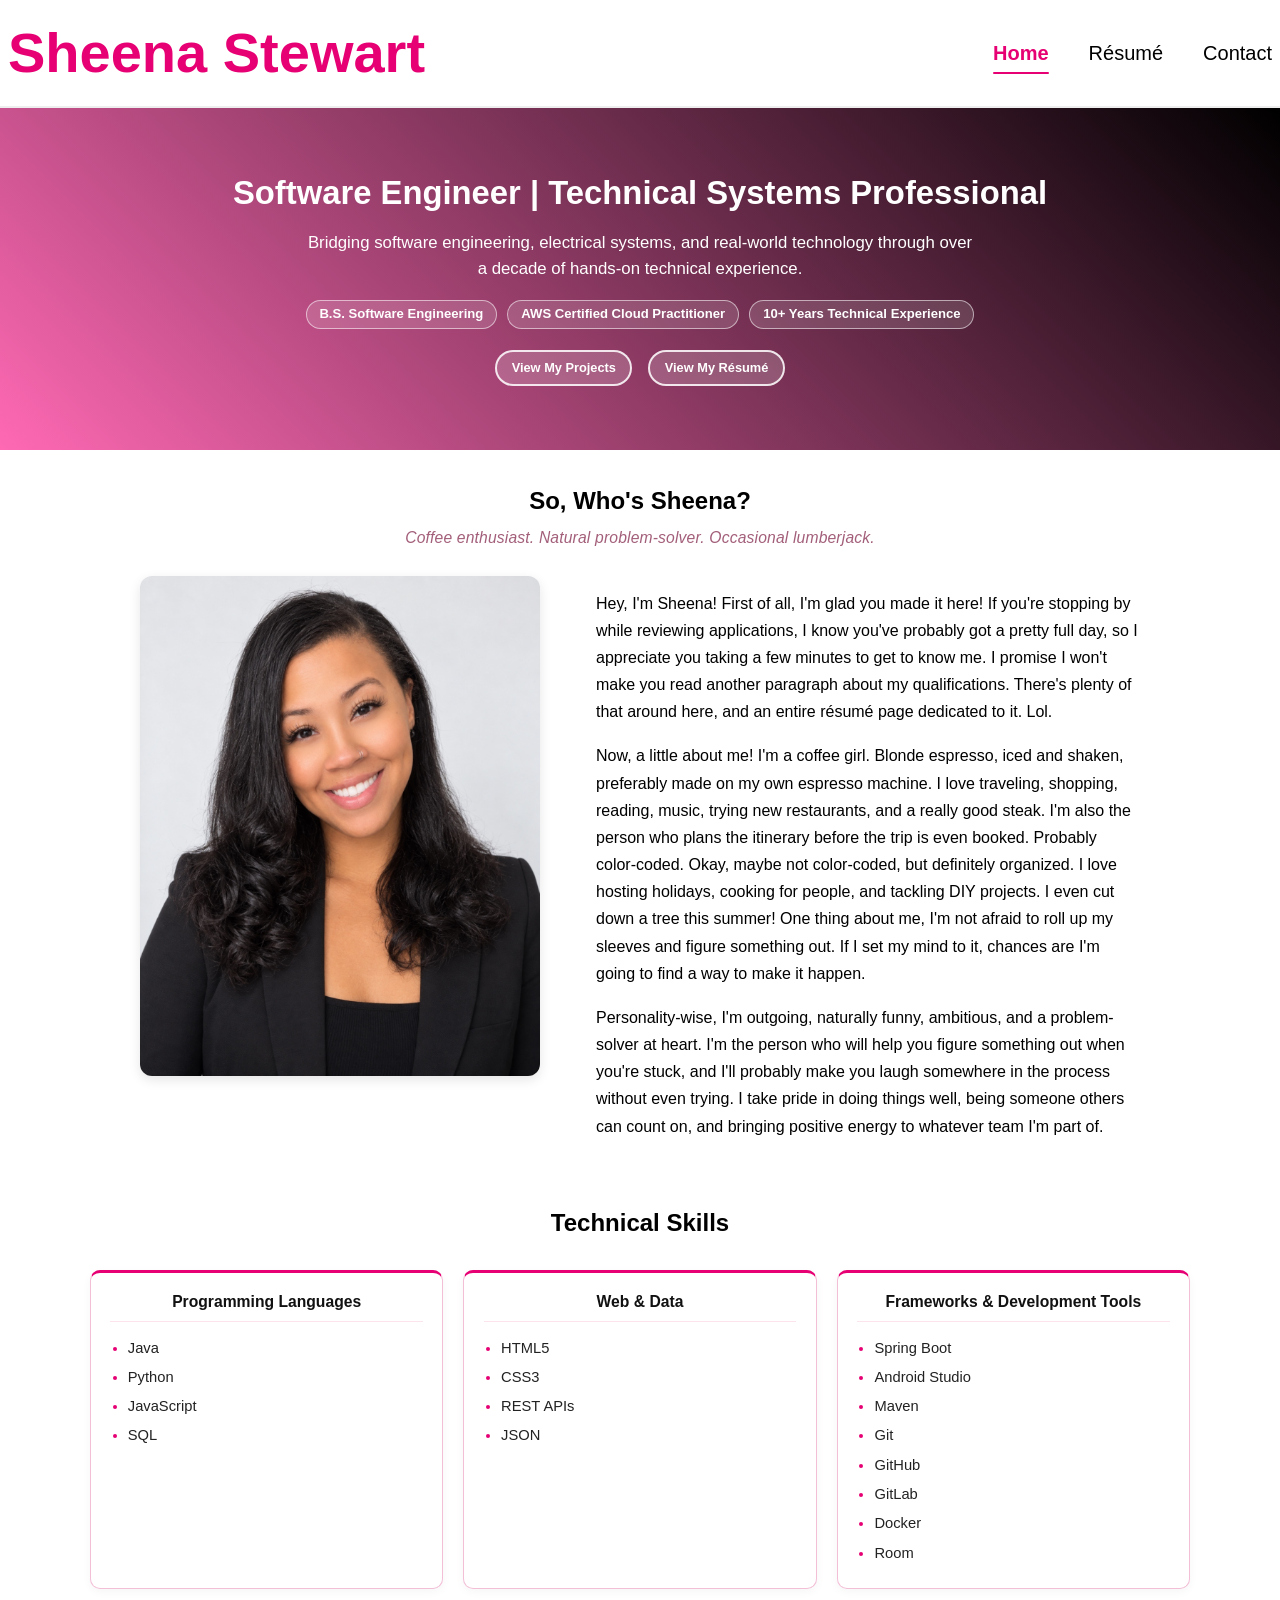
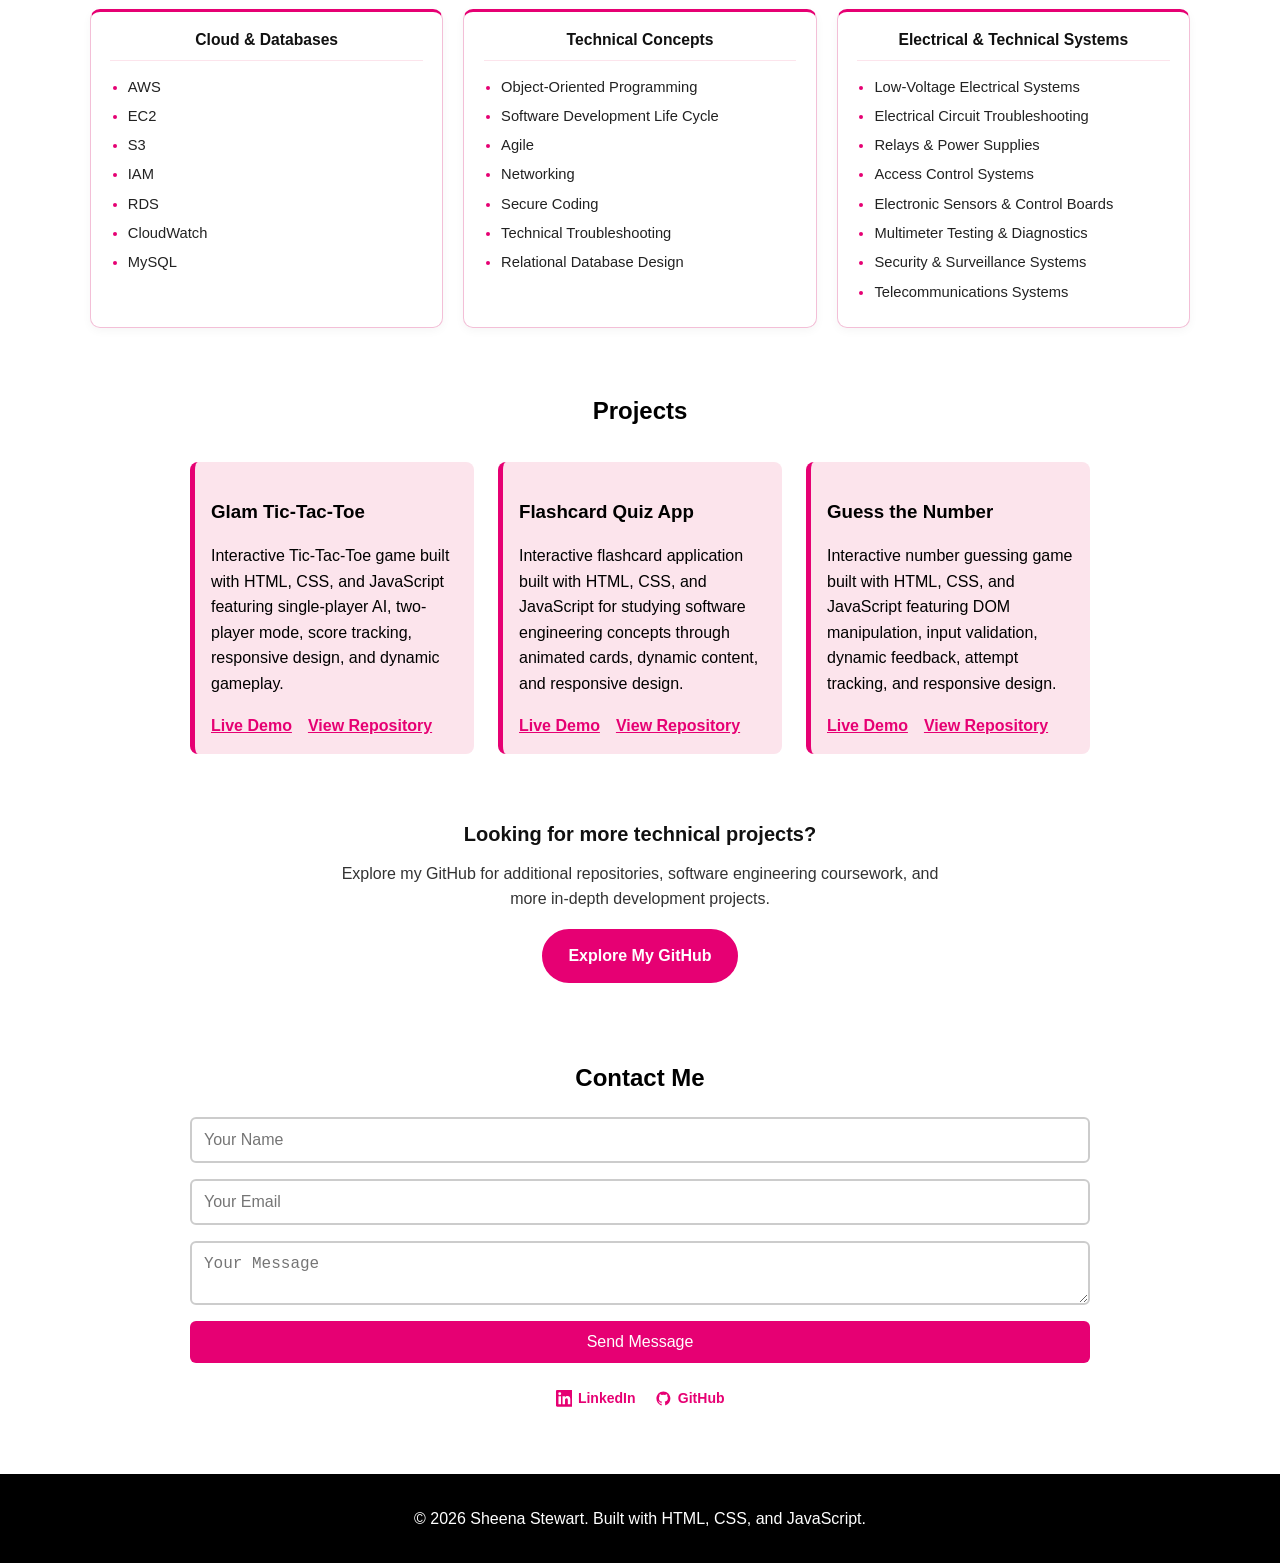
<file: index.html>
<!DOCTYPE html>
<html lang="en">
<head>
  <meta charset="UTF-8" />
  <meta name="viewport" content="width=device-width, initial-scale=1.0" />
  <title>Sheena Stewart | Software Engineer &amp; Technical Systems Professional</title>
  <meta name="description" content="Explore the portfolio of Sheena Stewart, a Software Engineer and AWS Certified Cloud Practitioner with over 10 years of experience in electrical systems, telecommunications, technical troubleshooting, and software development." />
  <link rel="stylesheet" href="style.css" />
</head>
<body id="top" class="home-page">
  <nav class="navbar">
    <div class="nav-container">
      <a class="nav-logo" href="index.html">Sheena Stewart</a>
      <ul class="nav-links">
        <li><a href="#top" aria-current="page">Home</a></li>
        <li><a href="resume.html">Résumé</a></li>
        <li><a href="#contact">Contact</a></li>
      </ul>
    </div>
  </nav>

  <header class="hero">
    <h1>Software Engineer | Technical Systems Professional</h1>
    <p class="hero-tagline">Bridging software engineering, electrical systems, and real-world technology through over a decade of hands-on technical experience.</p>
    <ul class="hero-badges" aria-label="Professional credentials">
      <li>B.S. Software Engineering</li>
      <li>AWS Certified Cloud Practitioner</li>
      <li>10+ Years Technical Experience</li>
    </ul>
    <div class="hero-actions">
      <a href="#projects" class="btn">View My Projects</a>
      <a href="resume.html" class="btn">View My Résumé</a>
    </div>
  </header>

  <section class="about" id="about">
    <h2>So, Who's Sheena?</h2>
    <p class="about-subtitle">Coffee enthusiast. Natural problem-solver. Occasional lumberjack.</p>
    <div class="about-container">
      <div class="about-text">
        <p>Hey, I'm Sheena! First of all, I'm glad you made it here! If you're stopping by while reviewing applications, I know you've probably got a pretty full day, so I appreciate you taking a few minutes to get to know me. I promise I won't make you read another paragraph about my qualifications. There's plenty of that around here, and an entire résumé page dedicated to it. Lol.</p>
        <p>Now, a little about me! I'm a coffee girl. Blonde espresso, iced and shaken, preferably made on my own espresso machine. I love traveling, shopping, reading, music, trying new restaurants, and a really good steak. I'm also the person who plans the itinerary before the trip is even booked. Probably color-coded. Okay, maybe not color-coded, but definitely organized. I love hosting holidays, cooking for people, and tackling DIY projects. I even cut down a tree this summer! One thing about me, I'm not afraid to roll up my sleeves and figure something out. If I set my mind to it, chances are I'm going to find a way to make it happen.</p>
        <p>Personality-wise, I'm outgoing, naturally funny, ambitious, and a problem-solver at heart. I'm the person who will help you figure something out when you're stuck, and I'll probably make you laugh somewhere in the process without even trying. I take pride in doing things well, being someone others can count on, and bringing positive energy to whatever team I'm part of.</p>
      </div>
      <div class="about-photo">
        <img src="assets/images/headshot-2026.jpg" alt="Photo of Sheena Stewart">
      </div>
    </div>
  </section>

  <section class="skills" id="skills">
    <h2>Technical Skills</h2>
    <div class="skills-grid">
      <article class="skill-card">
        <h3>Programming Languages</h3>
        <ul class="skill-list">
          <li>Java</li>
          <li>Python</li>
          <li>JavaScript</li>
          <li>SQL</li>
        </ul>
      </article>

      <article class="skill-card">
        <h3>Web &amp; Data</h3>
        <ul class="skill-list">
          <li>HTML5</li>
          <li>CSS3</li>
          <li>REST APIs</li>
          <li>JSON</li>
        </ul>
      </article>

      <article class="skill-card">
        <h3>Frameworks &amp; Development Tools</h3>
        <ul class="skill-list">
          <li>Spring Boot</li>
          <li>Android Studio</li>
          <li>Maven</li>
          <li>Git</li>
          <li>GitHub</li>
          <li>GitLab</li>
          <li>Docker</li>
          <li>Room</li>
        </ul>
      </article>

      <article class="skill-card">
        <h3>Cloud &amp; Databases</h3>
        <ul class="skill-list">
          <li>AWS</li>
          <li>EC2</li>
          <li>S3</li>
          <li>IAM</li>
          <li>RDS</li>
          <li>CloudWatch</li>
          <li>MySQL</li>
        </ul>
      </article>

      <article class="skill-card">
        <h3>Technical Concepts</h3>
        <ul class="skill-list">
          <li>Object-Oriented Programming</li>
          <li>Software Development Life Cycle</li>
          <li>Agile</li>
          <li>Networking</li>
          <li>Secure Coding</li>
          <li>Technical Troubleshooting</li>
          <li>Relational Database Design</li>
        </ul>
      </article>

      <article class="skill-card">
        <h3>Electrical &amp; Technical Systems</h3>
        <ul class="skill-list">
          <li>Low-Voltage Electrical Systems</li>
          <li>Electrical Circuit Troubleshooting</li>
          <li>Relays &amp; Power Supplies</li>
          <li>Access Control Systems</li>
          <li>Electronic Sensors &amp; Control Boards</li>
          <li>Multimeter Testing &amp; Diagnostics</li>
          <li>Security &amp; Surveillance Systems</li>
          <li>Telecommunications Systems</li>
        </ul>
      </article>
    </div>
  </section>

  <section class="projects" id="projects">
    <h2>Projects</h2>
    <div class="project-grid">

      <div class="project">
        <h3>Glam Tic-Tac-Toe</h3>
        <p>Interactive Tic-Tac-Toe game built with HTML, CSS, and JavaScript featuring single-player AI, two-player mode, score tracking, responsive design, and dynamic gameplay.</p>
        <div class="project-links">
          <a href="demos/glam-tic-tac-toe/">Live Demo</a>
          <a href="https://github.com/Sheenastewart/glam-tic-tac-toe" target="_blank" rel="noopener noreferrer">View Repository</a>
        </div>
      </div>

      <div class="project">
        <h3>Flashcard Quiz App</h3>
        <p>Interactive flashcard application built with HTML, CSS, and JavaScript for studying software engineering concepts through animated cards, dynamic content, and responsive design.</p>
        <div class="project-links">
          <a href="demos/flashcard-quiz/">Live Demo</a>
          <a href="https://github.com/Sheenastewart/flashcard-quiz" target="_blank" rel="noopener noreferrer">View Repository</a>
        </div>
      </div>

      <div class="project">
        <h3>Guess the Number</h3>
        <p>Interactive number guessing game built with HTML, CSS, and JavaScript featuring DOM manipulation, input validation, dynamic feedback, attempt tracking, and responsive design.</p>
        <div class="project-links">
          <a href="demos/guess-the-number/">Live Demo</a>
          <a href="https://github.com/Sheenastewart/guess-the-number" target="_blank" rel="noopener noreferrer">View Repository</a>
        </div>
      </div>

    </div>

    <div class="github-cta">
      <h3>Looking for more technical projects?</h3>
      <p>Explore my GitHub for additional repositories, software engineering coursework, and more in-depth development projects.</p>
      <a class="btn github-cta-btn" href="https://github.com/Sheenastewart" target="_blank" rel="noopener noreferrer">Explore My GitHub</a>
    </div>
  </section>

  <section class="contact" id="contact">
    <h2>Contact Me</h2>
    <form id="contact-form" action="https://formspree.io/f/xojgqbgo" method="POST">
      <input type="text" name="name" placeholder="Your Name" required />
      <input type="email" name="email" placeholder="Your Email" required />
      <textarea name="message" placeholder="Your Message" required></textarea>
      <button type="submit">Send Message</button>
    </form>
    <p id="form-status" class="form-status" role="status" aria-live="polite" hidden></p>
    <div class="social-links">
      <a href="https://linkedin.com/in/sheena-stewart-421739189" target="_blank" rel="noopener noreferrer" aria-label="LinkedIn profile">
        <svg class="social-icon" viewBox="0 0 24 24" aria-hidden="true" focusable="false">
          <path fill="currentColor" d="M20.447 20.452h-3.554v-5.569c0-1.328-.027-3.037-1.852-3.037-1.853 0-2.136 1.445-2.136 2.939v5.667H9.351V9h3.414v1.561h.046c.477-.9 1.637-1.85 3.37-1.85 3.601 0 4.267 2.37 4.267 5.455v6.286zM5.337 7.433a2.062 2.062 0 1 1 0-4.125 2.062 2.062 0 0 1 0 4.125zM7.119 20.452H3.555V9h3.564v11.452zM22.225 0H1.771C.792 0 0 .774 0 1.729v20.542C0 23.227.792 24 1.771 24h20.451C23.2 24 24 23.227 24 22.271V1.729C24 .774 23.2 0 22.222 0h.003z"/>
        </svg>
        <span>LinkedIn</span>
      </a>
      <a href="https://github.com/Sheenastewart" target="_blank" rel="noopener noreferrer" aria-label="GitHub profile">
        <svg class="social-icon" viewBox="0 0 24 24" aria-hidden="true" focusable="false">
          <path fill="currentColor" d="M12 2C6.477 2 2 6.586 2 12.253c0 4.53 2.865 8.372 6.839 9.725.5.094.683-.222.683-.492 0-.243-.01-.99-.014-1.794-2.782.618-3.37-1.37-3.37-1.37-.454-1.18-1.11-1.494-1.11-1.494-.908-.637.069-.624.069-.624 1.004.072 1.532 1.055 1.532 1.055.892 1.566 2.341 1.114 2.91.852.091-.662.35-1.114.636-1.37-2.22-.259-4.555-1.14-4.555-5.073 0-1.12.39-2.037 1.029-2.756-.103-.258-.446-1.302.098-2.714 0 0 .84-.275 2.75 1.052A9.35 9.35 0 0 1 12 6.844a9.35 9.35 0 0 1 2.504.345c1.909-1.327 2.748-1.052 2.748-1.052.546 1.412.203 2.456.1 2.714.64.719 1.028 1.636 1.028 2.756 0 3.943-2.339 4.811-4.566 5.065.359.317.679.942.679 1.9 0 1.372-.012 2.477-.012 2.814 0 .273.18.592.688.491C19.138 20.62 22 16.78 22 12.253 22 6.586 17.523 2 12 2z"/>
        </svg>
        <span>GitHub</span>
      </a>
    </div>
  </section>

  <footer>
    <p>&copy; 2026 Sheena Stewart. Built with HTML, CSS, and JavaScript.</p>
  </footer>

  <script src="main.js"></script>
</body>
</html>
</file>
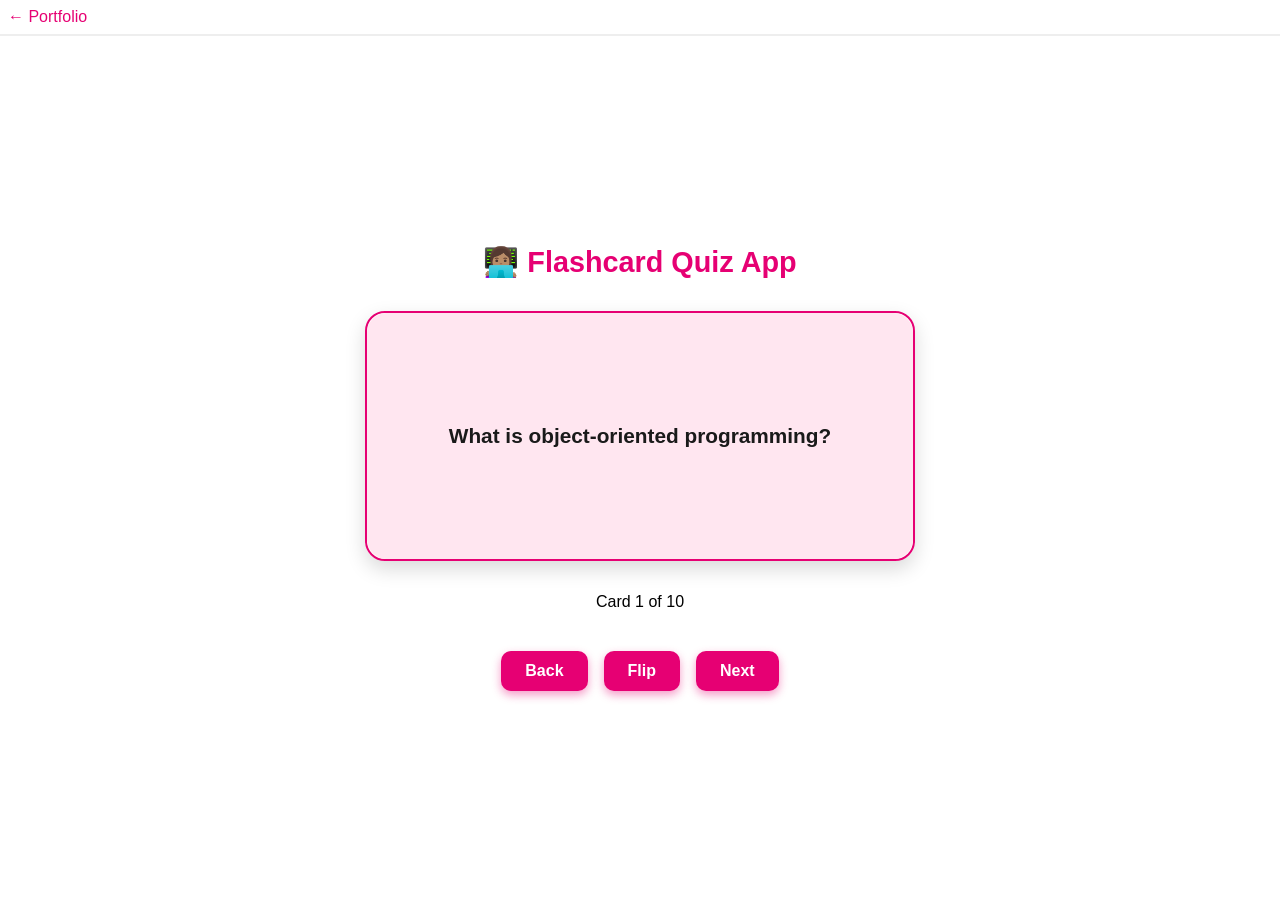
<file: demos/flashcard-quiz/index.html>
<!DOCTYPE html>
<html lang="en">
<head>
  <meta charset="UTF-8" />
  <meta name="viewport" content="width=device-width, initial-scale=1.0"/>
  <title>Flashcard Quiz App</title>
  <link rel="stylesheet" href="../demo-nav.css?v=2" />
  <link rel="stylesheet" href="style.css" />
</head>
<body class="has-demo-nav">
  <nav class="demo-nav">
    <div class="demo-nav-inner">
      <a href="../../#projects" class="demo-nav-back">← Portfolio</a>
    </div>
  </nav>
  <main class="demo-content">
  <div class="app">
    <h1 class="title">👩🏽‍💻 Flashcard Quiz App</h1>
    
    <div class="flashcard-container">
      <div class="flashcard" id="flashcard">
        <div class="front" id="card-front">Question</div>
        <div class="back" id="card-back">Answer</div>
      </div>
    </div>

	<p id="cardProgress" class="progress-indicator">Card 1 of 10</p>


    <div class="controls">
  <button id="backBtn">Back</button>
  <button id="flipBtn">Flip</button>
  <button id="nextBtn">Next</button>
</div>

  </div>
  </main>

  <script src="script.js"></script>
</body>
</html>
</file>
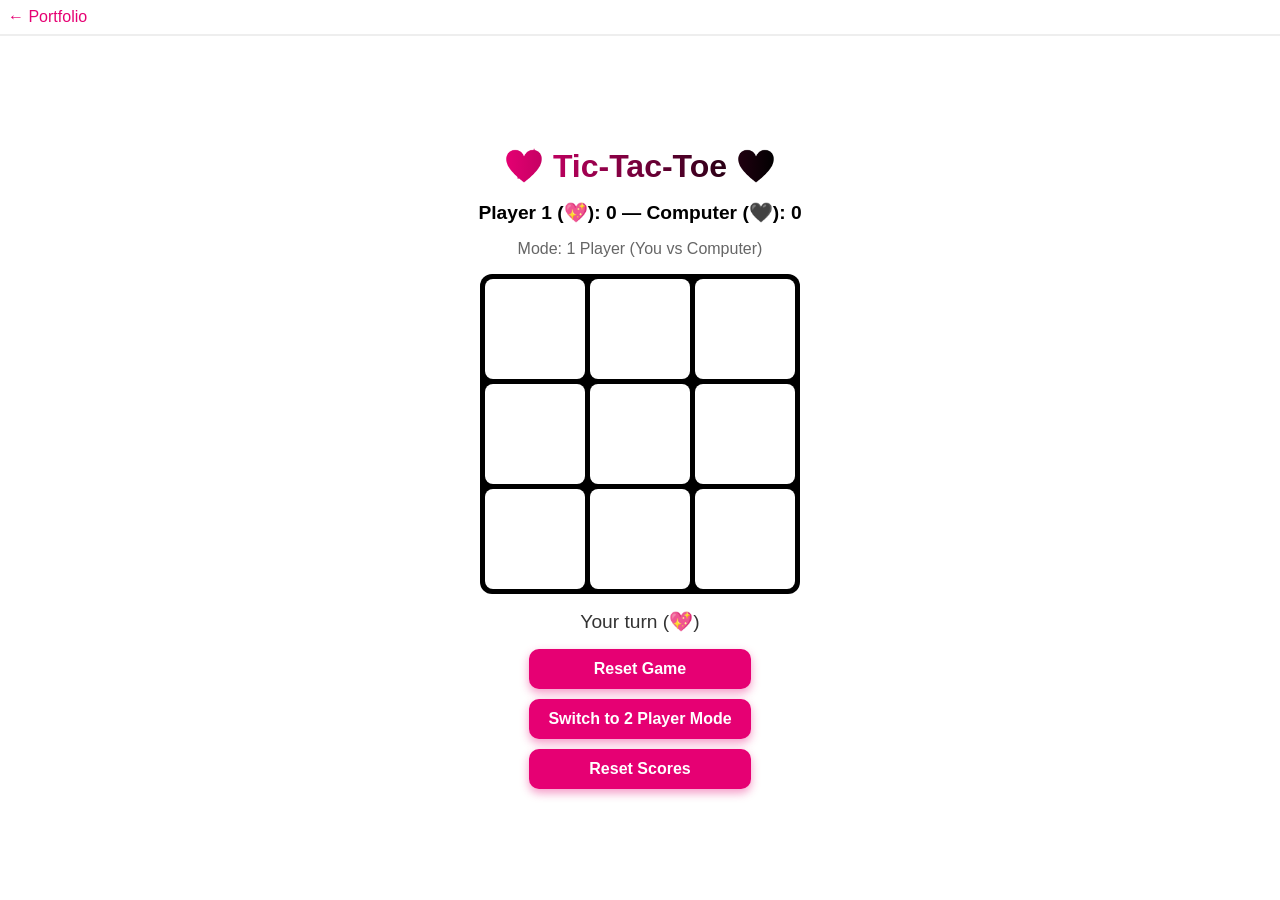
<file: demos/glam-tic-tac-toe/index.html>
<!DOCTYPE html>
<html lang="en">
<head>
  <meta charset="UTF-8" />
  <meta name="viewport" content="width=device-width, initial-scale=1.0"/>
  <title>💖 Tic-Tac-Toe 🖤</title>
  <link rel="stylesheet" href="../demo-nav.css?v=2" />
  <link rel="stylesheet" href="style.css" />
</head>
<body class="has-demo-nav">
  <nav class="demo-nav">
    <div class="demo-nav-inner">
      <a href="../../#projects" class="demo-nav-back">← Portfolio</a>
    </div>
  </nav>
  <main class="demo-content">
  <div class="container">
    <h1>💖 Tic-Tac-Toe 🖤</h1>

   <div class="scoreboard" id="scoreboard">
  <span id="scoreLabelLight">Player 1 (💖):</span>
  <span id="scoreLight">0</span>
  <span> — </span>
  <span id="scoreLabelDark">Computer (🖤):</span>
  <span id="scoreDark">0</span>
</div>

<p class="mode-label" id="modeLabel">Mode: 1 Player (You vs Computer)</p>


    <div class="game-board" id="board">
      <div class="cell" data-cell></div>
      <div class="cell" data-cell></div>
      <div class="cell" data-cell></div>
      <div class="cell" data-cell></div>
      <div class="cell" data-cell></div>
      <div class="cell" data-cell></div>
      <div class="cell" data-cell></div>
      <div class="cell" data-cell></div>
      <div class="cell" data-cell></div>
    </div>

    <div class="message" id="message">Your turn (💖)</div>

    <div class="buttons">
      <button id="resetBtn">Reset Game</button>
      <button id="modeToggle">Switch to 2 Player Mode</button>
      <button id="resetScores">Reset Scores</button>
    </div>
  </div>
  </main>

  <script src="script.js?v=2"></script>
</body>
</html>
</file>
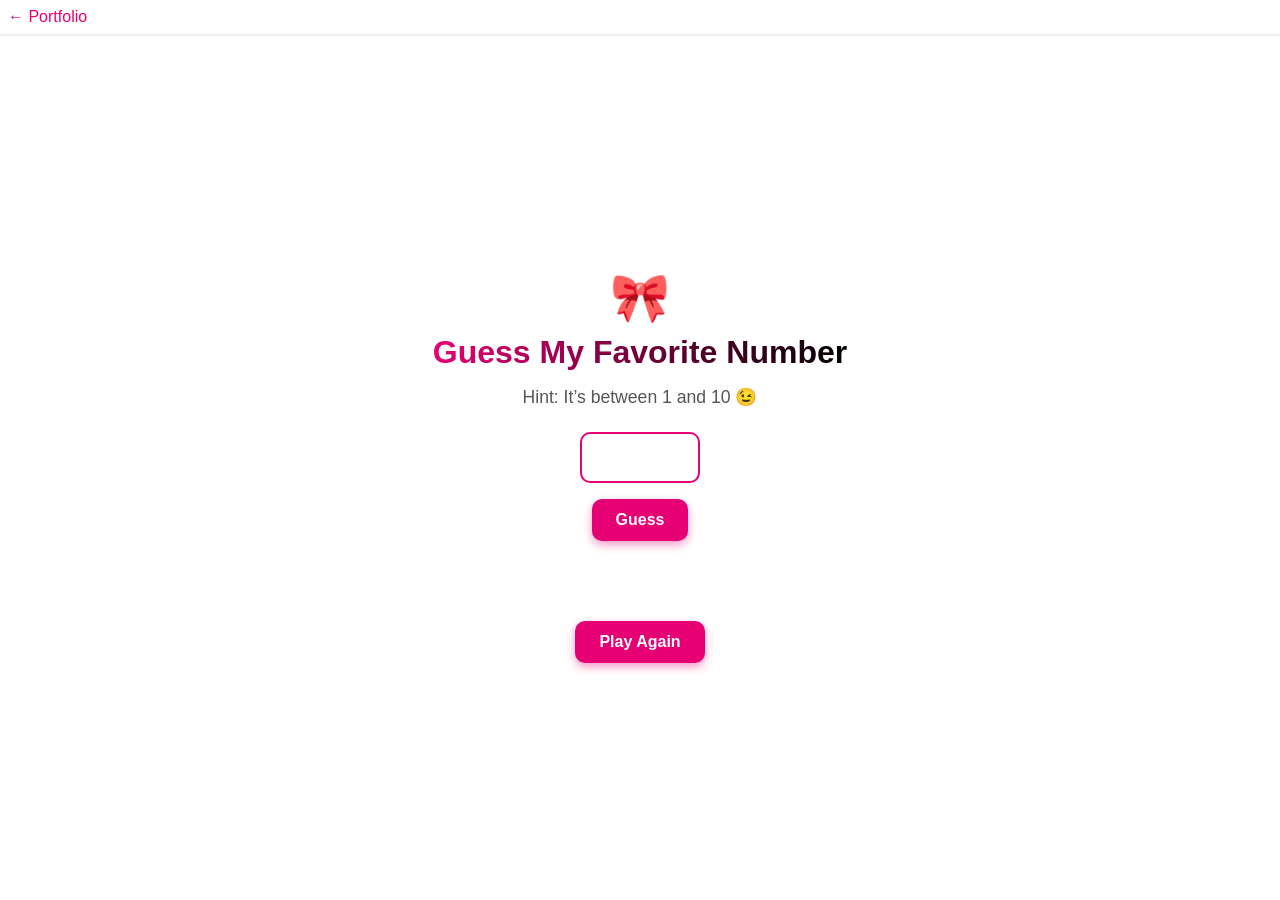
<file: demos/guess-the-number/index.html>
<!DOCTYPE html>
<html lang="en">
<head>
  <meta charset="UTF-8" />
  <meta name="viewport" content="width=device-width, initial-scale=1.0"/>
  <title>Guess the Number</title>
  <link rel="stylesheet" href="../demo-nav.css?v=2" />
  <link rel="stylesheet" href="style.css?v=2" />
</head>
<body class="has-demo-nav">
  <nav class="demo-nav">
    <div class="demo-nav-inner">
      <a href="../../#projects" class="demo-nav-back">← Portfolio</a>
    </div>
  </nav>
  <main class="demo-content">
  <div class="container">
   <div class="ribbon">🎀</div>
<h1>Guess My Favorite Number</h1>
<p class="subtitle">Hint: It’s between 1 and 10 😉</p>
    <input type="number" id="guessInput" min="1" max="10" />
    <button id="guessButton">Guess</button>
    <div class="message" id="message"></div>
    <div class="attempts" id="attempts"></div>
    <button id="resetButton">Play Again</button>
  </div>
  </main>

  <script src="script.js"></script>
</body>
</html>
</file>
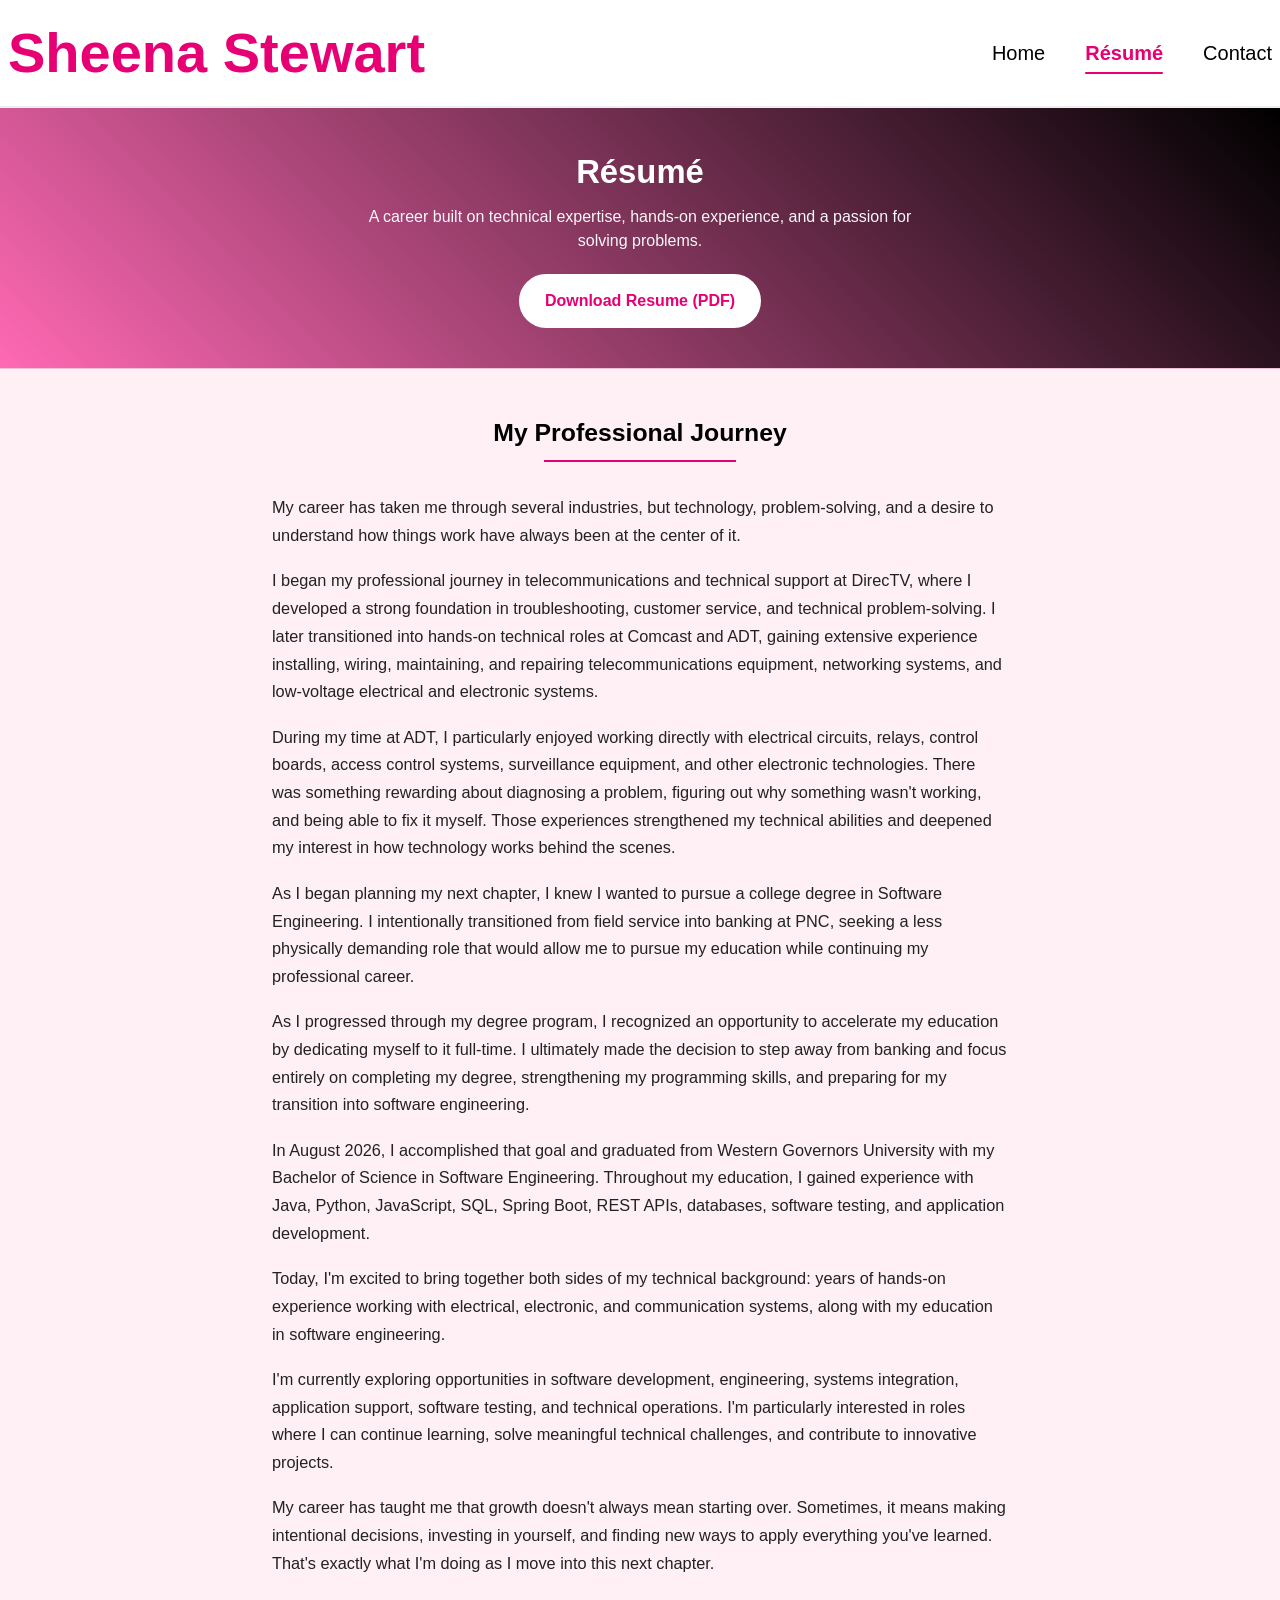
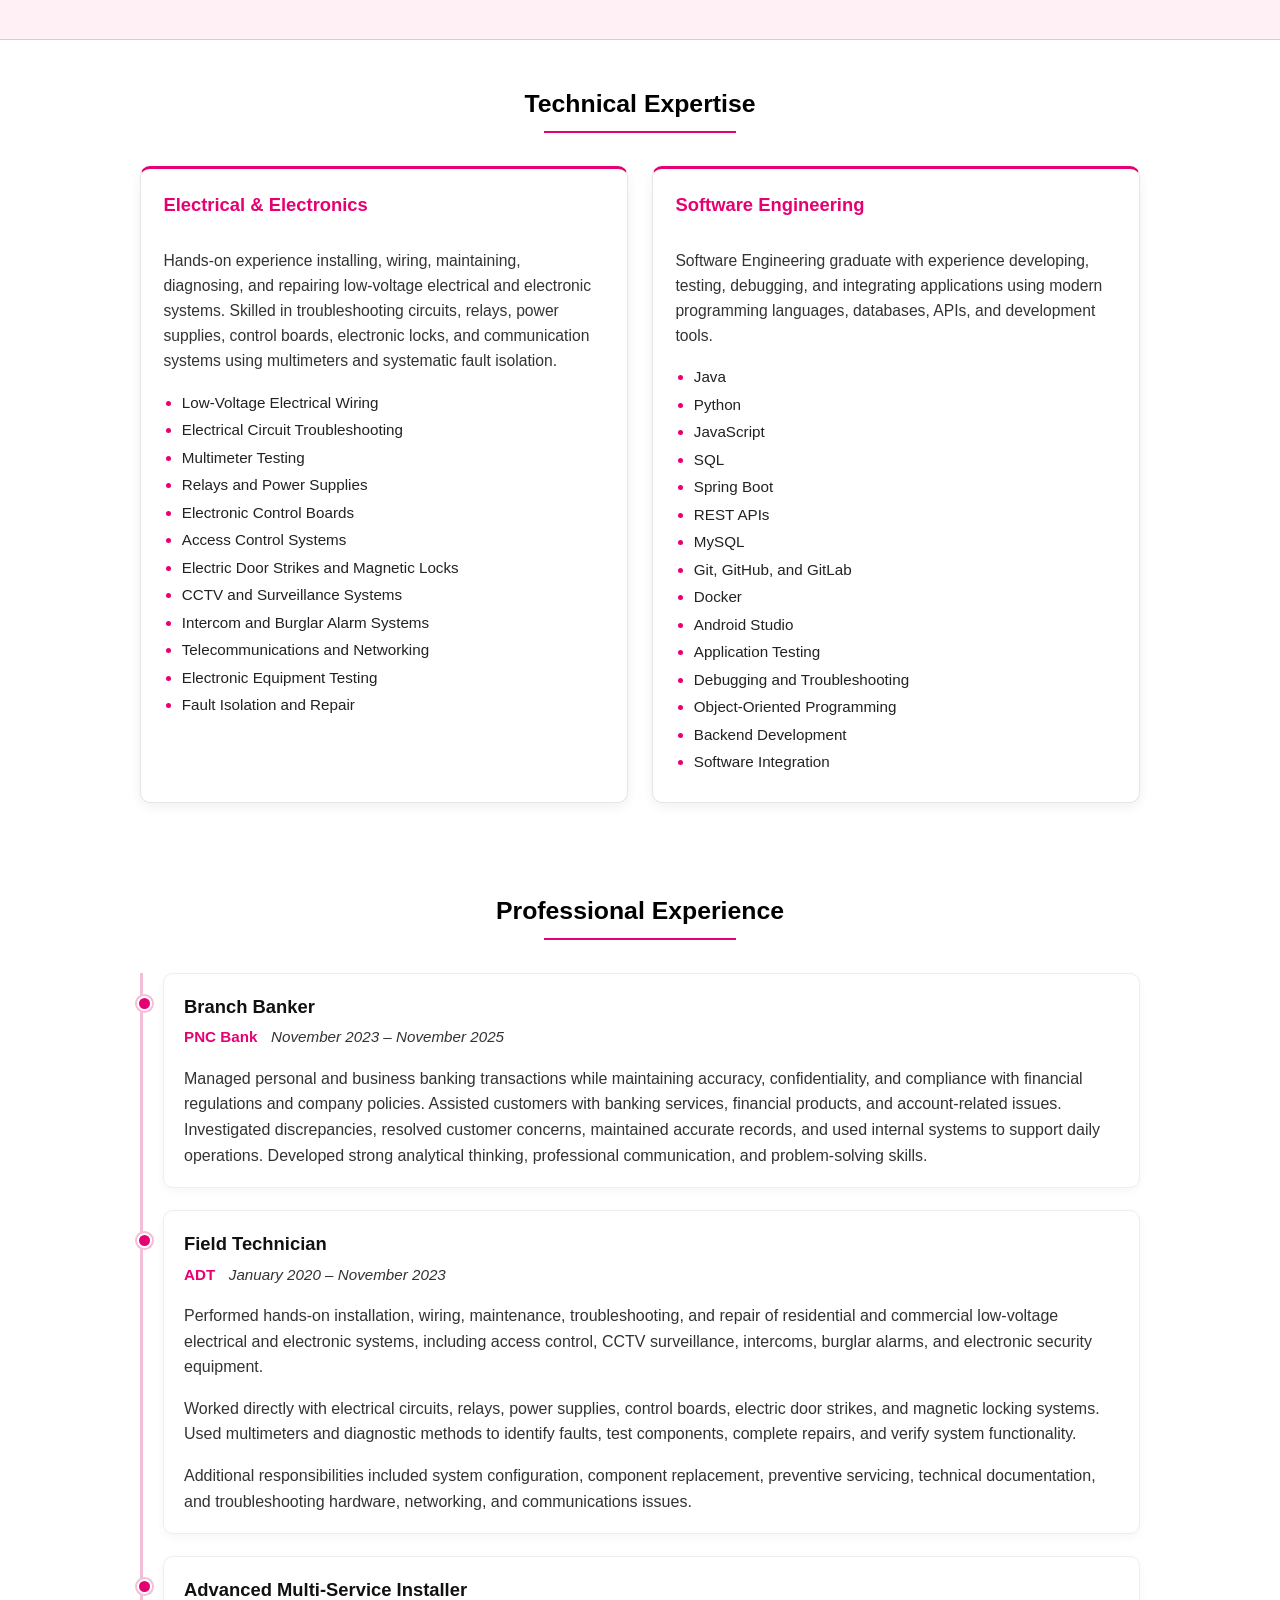
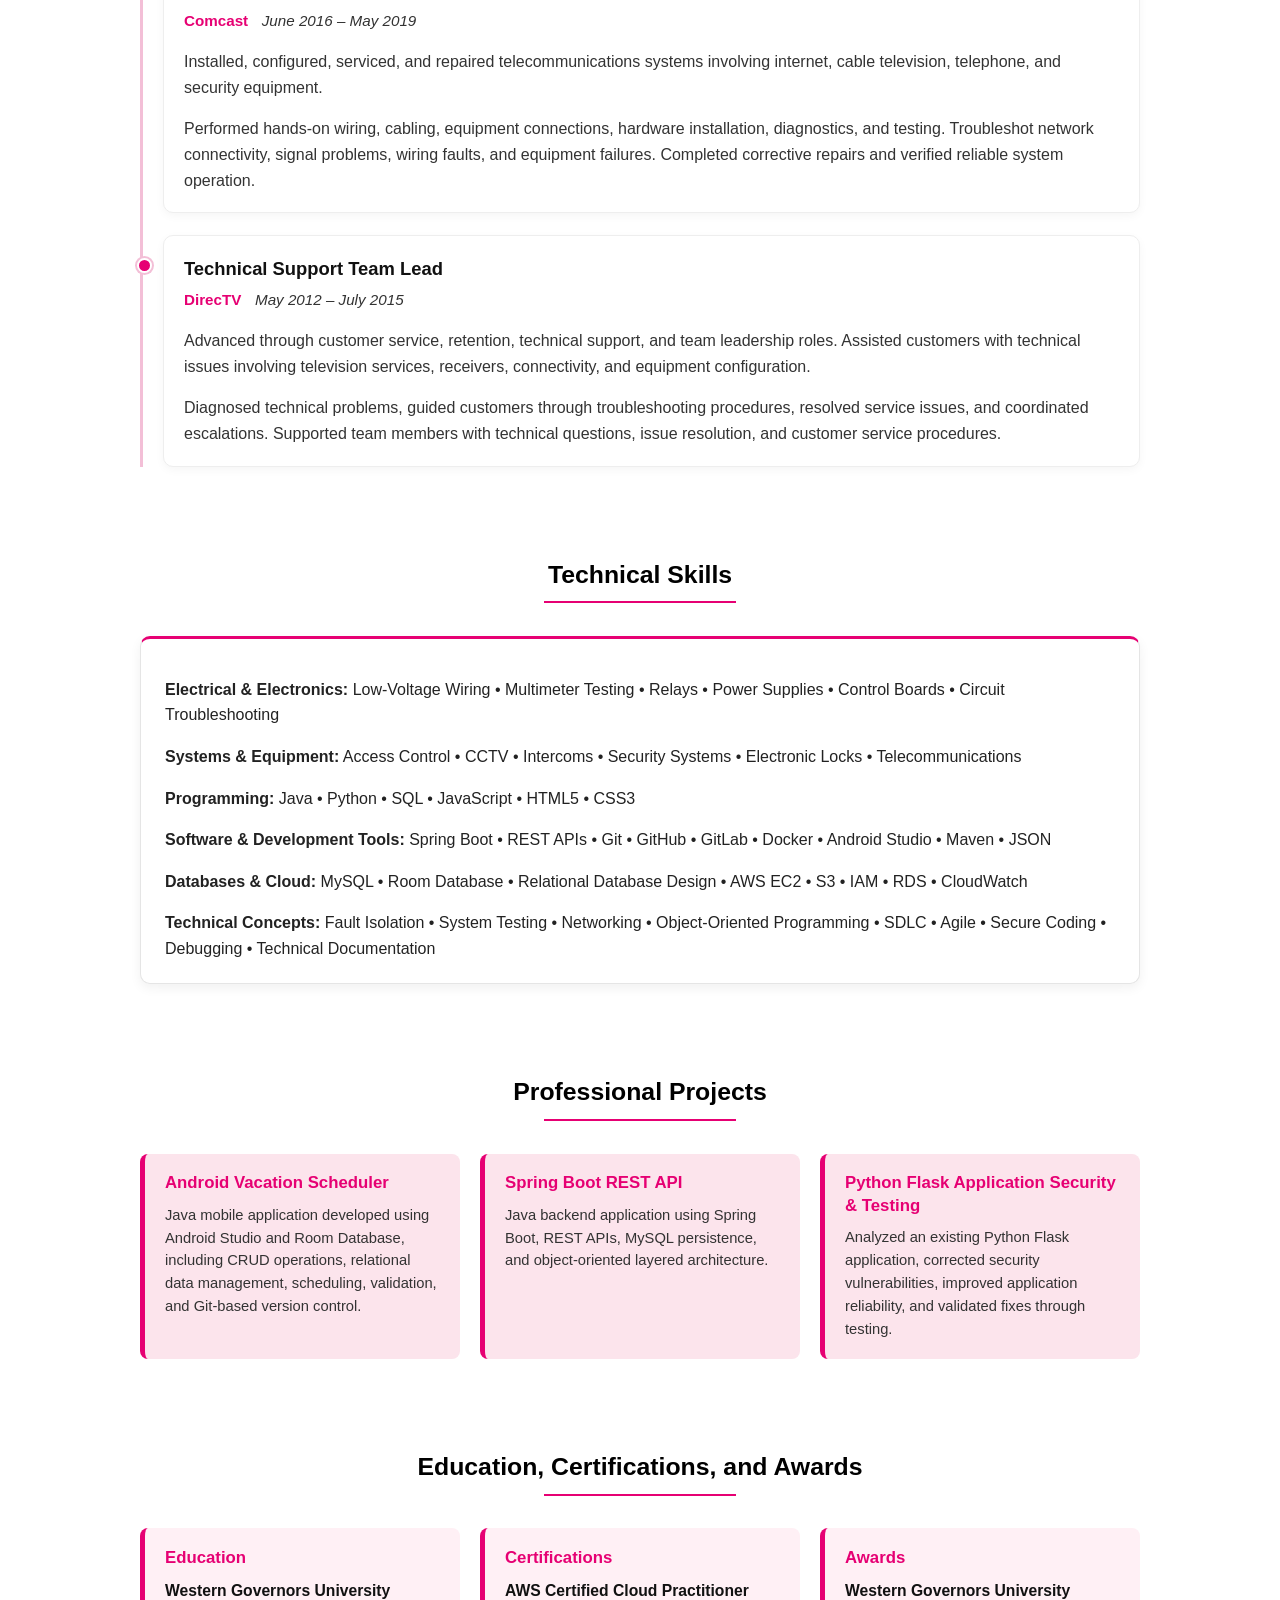
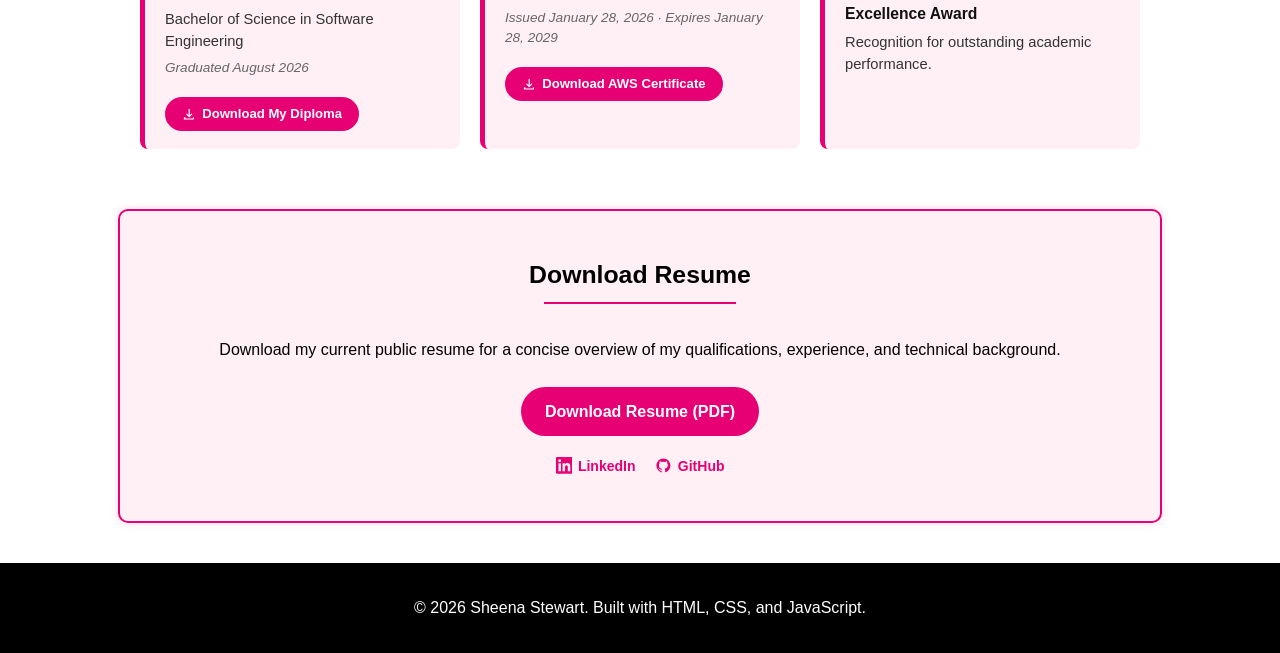
<file: resume.html>
<!DOCTYPE html>
<html lang="en">
<head>
  <meta charset="UTF-8" />
  <meta name="viewport" content="width=device-width, initial-scale=1.0" />
  <meta name="description" content="Resume and professional journey of Sheena Stewart — Software Engineering graduate with extensive hands-on experience in electrical and electronic systems, telecommunications, networking, and application development." />
  <title>Resume &amp; Professional Journey | Sheena Stewart</title>
  <link rel="stylesheet" href="style.css" />
</head>
<body class="resume-page">
  <nav class="navbar">
    <div class="nav-container">
      <a class="nav-logo" href="index.html">Sheena Stewart</a>
      <ul class="nav-links">
        <li><a href="index.html">Home</a></li>
        <li><a href="resume.html" aria-current="page">Résumé</a></li>
        <li><a href="index.html#contact">Contact</a></li>
      </ul>
    </div>
  </nav>

  <header class="hero resume-hero">
    <h1>Résumé</h1>
    <p class="resume-hero-sub">
      A career built on technical expertise, hands-on experience, and a passion for solving problems.
    </p>
    <a href="assets/resume/Sheena_Stewart_Resume_2026_Public.pdf" download class="btn">Download Resume (PDF)</a>
  </header>

  <main>
    <section class="resume-section resume-journey" id="journey" aria-labelledby="journey-heading">
      <h2 id="journey-heading">My Professional Journey</h2>
      <div class="resume-prose">
        <p>My career has taken me through several industries, but technology, problem-solving, and a desire to understand how things work have always been at the center of it.</p>
        <p>I began my professional journey in telecommunications and technical support at DirecTV, where I developed a strong foundation in troubleshooting, customer service, and technical problem-solving. I later transitioned into hands-on technical roles at Comcast and ADT, gaining extensive experience installing, wiring, maintaining, and repairing telecommunications equipment, networking systems, and low-voltage electrical and electronic systems.</p>
        <p>During my time at ADT, I particularly enjoyed working directly with electrical circuits, relays, control boards, access control systems, surveillance equipment, and other electronic technologies. There was something rewarding about diagnosing a problem, figuring out why something wasn't working, and being able to fix it myself. Those experiences strengthened my technical abilities and deepened my interest in how technology works behind the scenes.</p>
        <p>As I began planning my next chapter, I knew I wanted to pursue a college degree in Software Engineering. I intentionally transitioned from field service into banking at PNC, seeking a less physically demanding role that would allow me to pursue my education while continuing my professional career.</p>
        <p>As I progressed through my degree program, I recognized an opportunity to accelerate my education by dedicating myself to it full-time. I ultimately made the decision to step away from banking and focus entirely on completing my degree, strengthening my programming skills, and preparing for my transition into software engineering.</p>
        <p>In August 2026, I accomplished that goal and graduated from Western Governors University with my Bachelor of Science in Software Engineering. Throughout my education, I gained experience with Java, Python, JavaScript, SQL, Spring Boot, REST APIs, databases, software testing, and application development.</p>
        <p>Today, I'm excited to bring together both sides of my technical background: years of hands-on experience working with electrical, electronic, and communication systems, along with my education in software engineering.</p>
        <p>I'm currently exploring opportunities in software development, engineering, systems integration, application support, software testing, and technical operations. I'm particularly interested in roles where I can continue learning, solve meaningful technical challenges, and contribute to innovative projects.</p>
        <p>My career has taught me that growth doesn't always mean starting over. Sometimes, it means making intentional decisions, investing in yourself, and finding new ways to apply everything you've learned. That's exactly what I'm doing as I move into this next chapter.</p>
      </div>
    </section>

    <section class="resume-section" id="expertise" aria-labelledby="expertise-heading">
      <h2 id="expertise-heading">Technical Expertise</h2>
      <div class="expertise-grid">
        <article class="expertise-card">
          <h3>Electrical &amp; Electronics</h3>
          <p>
            Hands-on experience installing, wiring, maintaining, diagnosing, and repairing low-voltage electrical and electronic systems. Skilled in troubleshooting circuits, relays, power supplies, control boards, electronic locks, and communication systems using multimeters and systematic fault isolation.
          </p>
          <ul>
            <li>Low-Voltage Electrical Wiring</li>
            <li>Electrical Circuit Troubleshooting</li>
            <li>Multimeter Testing</li>
            <li>Relays and Power Supplies</li>
            <li>Electronic Control Boards</li>
            <li>Access Control Systems</li>
            <li>Electric Door Strikes and Magnetic Locks</li>
            <li>CCTV and Surveillance Systems</li>
            <li>Intercom and Burglar Alarm Systems</li>
            <li>Telecommunications and Networking</li>
            <li>Electronic Equipment Testing</li>
            <li>Fault Isolation and Repair</li>
          </ul>
        </article>

        <article class="expertise-card">
          <h3>Software Engineering</h3>
          <p>
            Software Engineering graduate with experience developing, testing, debugging, and integrating applications using modern programming languages, databases, APIs, and development tools.
          </p>
          <ul>
            <li>Java</li>
            <li>Python</li>
            <li>JavaScript</li>
            <li>SQL</li>
            <li>Spring Boot</li>
            <li>REST APIs</li>
            <li>MySQL</li>
            <li>Git, GitHub, and GitLab</li>
            <li>Docker</li>
            <li>Android Studio</li>
            <li>Application Testing</li>
            <li>Debugging and Troubleshooting</li>
            <li>Object-Oriented Programming</li>
            <li>Backend Development</li>
            <li>Software Integration</li>
          </ul>
        </article>
      </div>
    </section>

    <section class="resume-section" id="experience" aria-labelledby="experience-heading">
      <h2 id="experience-heading">Professional Experience</h2>
      <div class="experience-timeline">
        <article class="experience-item">
          <div class="experience-header">
            <h3>Branch Banker</h3>
            <p class="experience-meta"><span class="experience-company">PNC Bank</span> <span class="experience-dates">November 2023 – November 2025</span></p>
          </div>
          <p>
            Managed personal and business banking transactions while maintaining accuracy, confidentiality, and compliance with financial regulations and company policies. Assisted customers with banking services, financial products, and account-related issues. Investigated discrepancies, resolved customer concerns, maintained accurate records, and used internal systems to support daily operations. Developed strong analytical thinking, professional communication, and problem-solving skills.
          </p>
        </article>

        <article class="experience-item">
          <div class="experience-header">
            <h3>Field Technician</h3>
            <p class="experience-meta"><span class="experience-company">ADT</span> <span class="experience-dates">January 2020 – November 2023</span></p>
          </div>
          <p>
            Performed hands-on installation, wiring, maintenance, troubleshooting, and repair of residential and commercial low-voltage electrical and electronic systems, including access control, CCTV surveillance, intercoms, burglar alarms, and electronic security equipment.
          </p>
          <p>
            Worked directly with electrical circuits, relays, power supplies, control boards, electric door strikes, and magnetic locking systems. Used multimeters and diagnostic methods to identify faults, test components, complete repairs, and verify system functionality.
          </p>
          <p>
            Additional responsibilities included system configuration, component replacement, preventive servicing, technical documentation, and troubleshooting hardware, networking, and communications issues.
          </p>
        </article>

        <article class="experience-item">
          <div class="experience-header">
            <h3>Advanced Multi-Service Installer</h3>
            <p class="experience-meta"><span class="experience-company">Comcast</span> <span class="experience-dates">June 2016 – May 2019</span></p>
          </div>
          <p>
            Installed, configured, serviced, and repaired telecommunications systems involving internet, cable television, telephone, and security equipment.
          </p>
          <p>
            Performed hands-on wiring, cabling, equipment connections, hardware installation, diagnostics, and testing. Troubleshot network connectivity, signal problems, wiring faults, and equipment failures. Completed corrective repairs and verified reliable system operation.
          </p>
        </article>

        <article class="experience-item">
          <div class="experience-header">
            <h3>Technical Support Team Lead</h3>
            <p class="experience-meta"><span class="experience-company">DirecTV</span> <span class="experience-dates">May 2012 – July 2015</span></p>
          </div>
          <p>
            Advanced through customer service, retention, technical support, and team leadership roles. Assisted customers with technical issues involving television services, receivers, connectivity, and equipment configuration.
          </p>
          <p>
            Diagnosed technical problems, guided customers through troubleshooting procedures, resolved service issues, and coordinated escalations. Supported team members with technical questions, issue resolution, and customer service procedures.
          </p>
        </article>
      </div>
    </section>

    <section class="resume-section" id="skills" aria-labelledby="skills-heading">
      <h2 id="skills-heading">Technical Skills</h2>
      <div class="resume-skills-panel">
        <p><strong>Electrical &amp; Electronics:</strong> Low-Voltage Wiring • Multimeter Testing • Relays • Power Supplies • Control Boards • Circuit Troubleshooting</p>
        <p><strong>Systems &amp; Equipment:</strong> Access Control • CCTV • Intercoms • Security Systems • Electronic Locks • Telecommunications</p>
        <p><strong>Programming:</strong> Java • Python • SQL • JavaScript • HTML5 • CSS3</p>
        <p><strong>Software &amp; Development Tools:</strong> Spring Boot • REST APIs • Git • GitHub • GitLab • Docker • Android Studio • Maven • JSON</p>
        <p><strong>Databases &amp; Cloud:</strong> MySQL • Room Database • Relational Database Design • AWS EC2 • S3 • IAM • RDS • CloudWatch</p>
        <p><strong>Technical Concepts:</strong> Fault Isolation • System Testing • Networking • Object-Oriented Programming • SDLC • Agile • Secure Coding • Debugging • Technical Documentation</p>
      </div>
    </section>

    <section class="resume-section" id="projects" aria-labelledby="projects-heading">
      <h2 id="projects-heading">Professional Projects</h2>
      <div class="resume-project-grid">
        <article class="project">
          <h3>Android Vacation Scheduler</h3>
          <p>Java mobile application developed using Android Studio and Room Database, including CRUD operations, relational data management, scheduling, validation, and Git-based version control.</p>
        </article>
        <article class="project">
          <h3>Spring Boot REST API</h3>
          <p>Java backend application using Spring Boot, REST APIs, MySQL persistence, and object-oriented layered architecture.</p>
        </article>
        <article class="project">
          <h3>Python Flask Application Security &amp; Testing</h3>
          <p>Analyzed an existing Python Flask application, corrected security vulnerabilities, improved application reliability, and validated fixes through testing.</p>
        </article>
      </div>
    </section>

    <section class="resume-section" id="credentials" aria-labelledby="credentials-heading">
      <h2 id="credentials-heading">Education, Certifications, and Awards</h2>
      <div class="credentials-grid">
        <article class="credential-card">
          <h3>Education</h3>
          <p class="credential-primary">Western Governors University</p>
          <p class="credential-secondary">Bachelor of Science in Software Engineering</p>
          <p class="credential-date">Graduated August 2026</p>
          <a class="credential-download"
             href="assets/credentials/WGU-Diploma%282%29.pdf"
             download="WGU-Diploma(2).pdf">
            <svg class="credential-download-icon" viewBox="0 0 24 24" aria-hidden="true" focusable="false">
              <path fill="currentColor" d="M12 3a1 1 0 0 1 1 1v9.586l2.293-2.293a1 1 0 1 1 1.414 1.414l-4 4a1 1 0 0 1-1.414 0l-4-4a1 1 0 1 1 1.414-1.414L11 13.586V4a1 1 0 0 1 1-1zm-7 14a1 1 0 0 1 1 1v1h12v-1a1 1 0 1 1 2 0v2a1 1 0 0 1-1 1H4a1 1 0 0 1-1-1v-2a1 1 0 0 1 1-1z"/>
            </svg>
            <span>Download My Diploma</span>
          </a>
        </article>
        <article class="credential-card">
          <h3>Certifications</h3>
          <p class="credential-primary">AWS Certified Cloud Practitioner</p>
          <p class="credential-date">Issued January 28, 2026 · Expires January 28, 2029</p>
          <a class="credential-download"
             href="assets/credentials/AWS%20Certified%20Cloud%20Practitioner%20certificate.pdf"
             download="AWS Certified Cloud Practitioner certificate.pdf">
            <svg class="credential-download-icon" viewBox="0 0 24 24" aria-hidden="true" focusable="false">
              <path fill="currentColor" d="M12 3a1 1 0 0 1 1 1v9.586l2.293-2.293a1 1 0 1 1 1.414 1.414l-4 4a1 1 0 0 1-1.414 0l-4-4a1 1 0 1 1 1.414-1.414L11 13.586V4a1 1 0 0 1 1-1zm-7 14a1 1 0 0 1 1 1v1h12v-1a1 1 0 1 1 2 0v2a1 1 0 0 1-1 1H4a1 1 0 0 1-1-1v-2a1 1 0 0 1 1-1z"/>
            </svg>
            <span>Download AWS Certificate</span>
          </a>
        </article>
        <article class="credential-card">
          <h3>Awards</h3>
          <p class="credential-primary">Western Governors University Excellence Award</p>
          <p class="credential-secondary">Recognition for outstanding academic performance.</p>
        </article>
      </div>
    </section>

    <section class="resume-section resume-download-final" id="download" aria-labelledby="download-heading">
      <h2 id="download-heading">Download Resume</h2>
      <p>Download my current public resume for a concise overview of my qualifications, experience, and technical background.</p>
      <a href="assets/resume/Sheena_Stewart_Resume_2026_Public.pdf" download class="btn">Download Resume (PDF)</a>
      <div class="social-links social-links--on-light">
        <a href="https://linkedin.com/in/sheena-stewart-421739189" target="_blank" rel="noopener noreferrer" aria-label="LinkedIn profile">
          <svg class="social-icon" viewBox="0 0 24 24" aria-hidden="true" focusable="false">
            <path fill="currentColor" d="M20.447 20.452h-3.554v-5.569c0-1.328-.027-3.037-1.852-3.037-1.853 0-2.136 1.445-2.136 2.939v5.667H9.351V9h3.414v1.561h.046c.477-.9 1.637-1.85 3.37-1.85 3.601 0 4.267 2.37 4.267 5.455v6.286zM5.337 7.433a2.062 2.062 0 1 1 0-4.125 2.062 2.062 0 0 1 0 4.125zM7.119 20.452H3.555V9h3.564v11.452zM22.225 0H1.771C.792 0 0 .774 0 1.729v20.542C0 23.227.792 24 1.771 24h20.451C23.2 24 24 23.227 24 22.271V1.729C24 .774 23.2 0 22.222 0h.003z"/>
          </svg>
          <span>LinkedIn</span>
        </a>
        <a href="https://github.com/Sheenastewart" target="_blank" rel="noopener noreferrer" aria-label="GitHub profile">
          <svg class="social-icon" viewBox="0 0 24 24" aria-hidden="true" focusable="false">
            <path fill="currentColor" d="M12 2C6.477 2 2 6.586 2 12.253c0 4.53 2.865 8.372 6.839 9.725.5.094.683-.222.683-.492 0-.243-.01-.99-.014-1.794-2.782.618-3.37-1.37-3.37-1.37-.454-1.18-1.11-1.494-1.11-1.494-.908-.637.069-.624.069-.624 1.004.072 1.532 1.055 1.532 1.055.892 1.566 2.341 1.114 2.91.852.091-.662.35-1.114.636-1.37-2.22-.259-4.555-1.14-4.555-5.073 0-1.12.39-2.037 1.029-2.756-.103-.258-.446-1.302.098-2.714 0 0 .84-.275 2.75 1.052A9.35 9.35 0 0 1 12 6.844a9.35 9.35 0 0 1 2.504.345c1.909-1.327 2.748-1.052 2.748-1.052.546 1.412.203 2.456.1 2.714.64.719 1.028 1.636 1.028 2.756 0 3.943-2.339 4.811-4.566 5.065.359.317.679.942.679 1.9 0 1.372-.012 2.477-.012 2.814 0 .273.18.592.688.491C19.138 20.62 22 16.78 22 12.253 22 6.586 17.523 2 12 2z"/>
          </svg>
          <span>GitHub</span>
        </a>
      </div>
    </section>
  </main>

  <footer>
    <p>&copy; 2026 Sheena Stewart. Built with HTML, CSS, and JavaScript.</p>
  </footer>
</body>
</html>
</file>
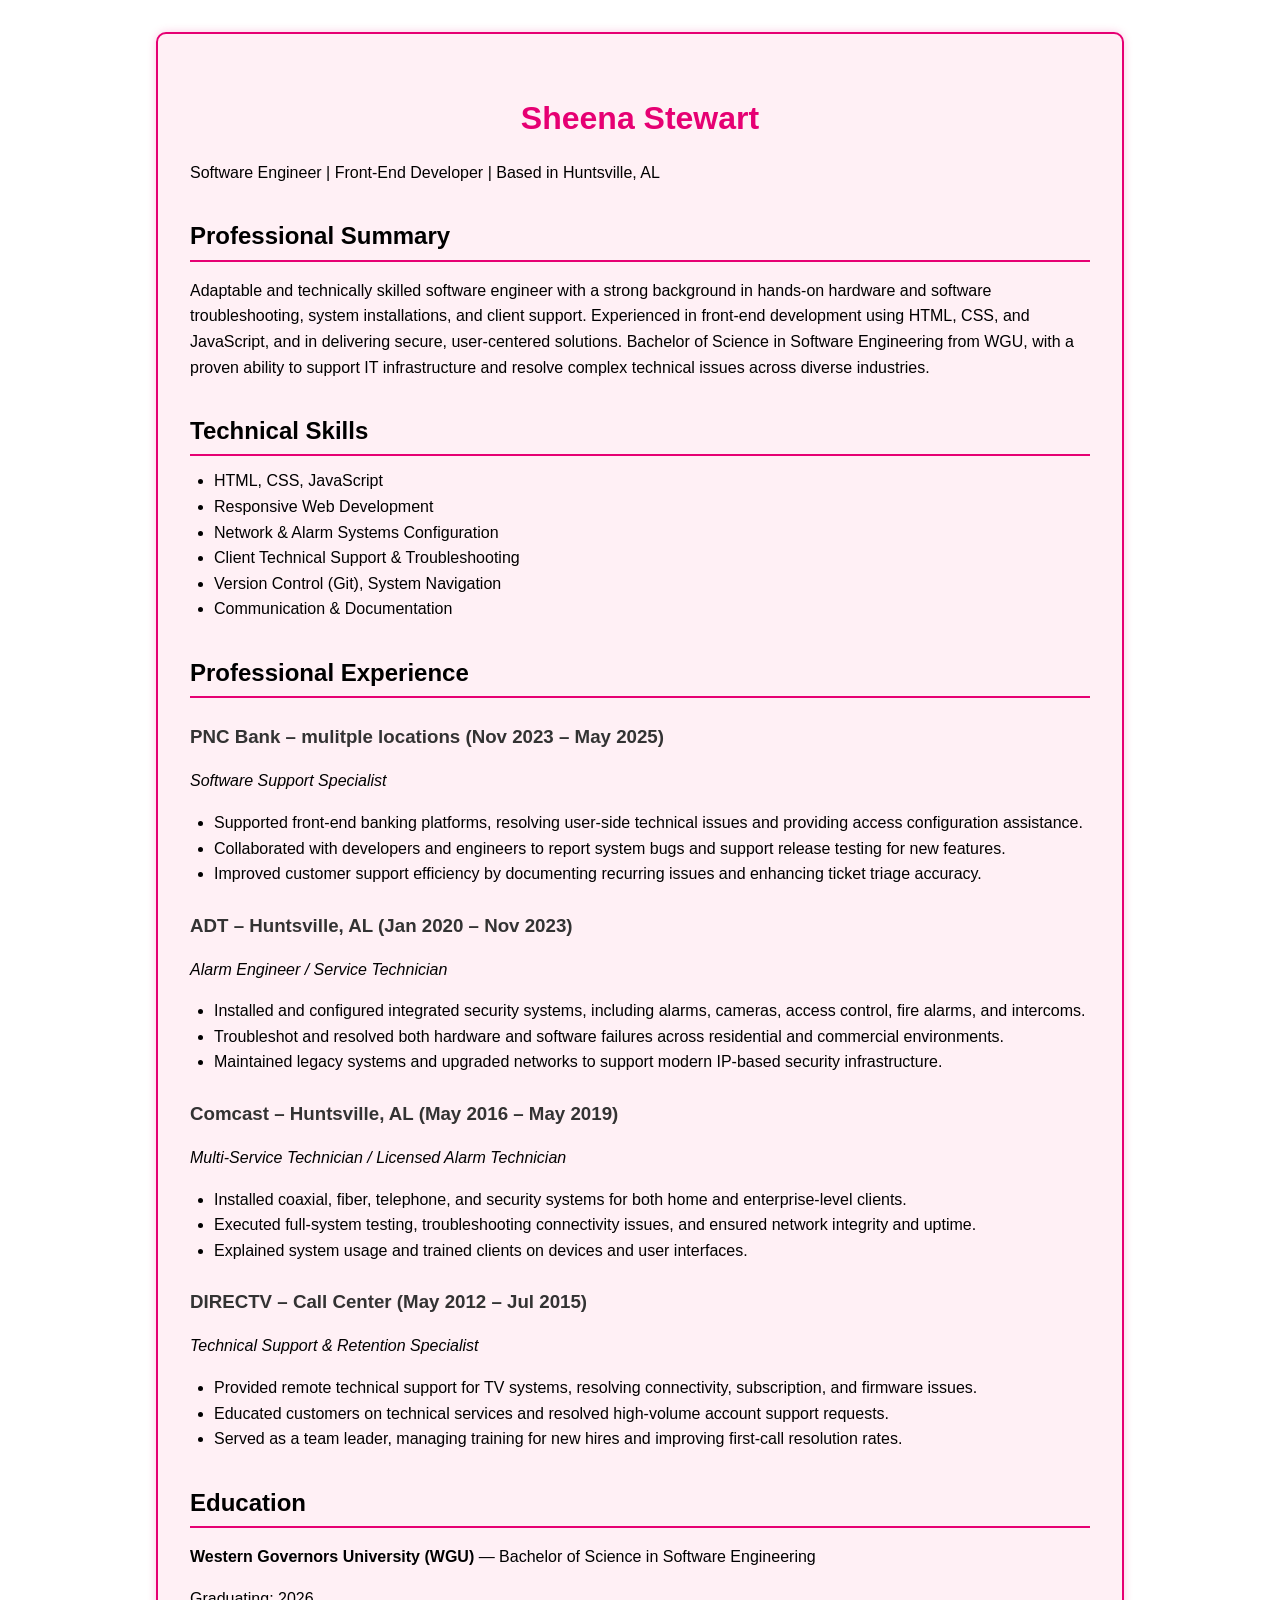
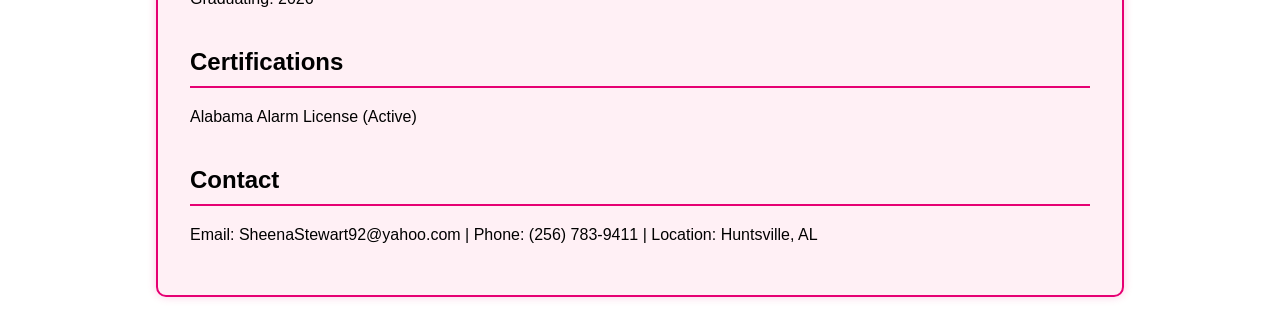
<file: Program/resume.html>
<!DOCTYPE html>
<html lang="en">
<head>
  <meta charset="UTF-8" />
  <meta name="viewport" content="width=device-width, initial-scale=1.0" />
  <title>Resume | Sheena Stewart</title>
  <link rel="stylesheet" href="style.css" />
</head>
<body>
  <section class="resume" id="resume">
    <h1>Sheena Stewart</h1>
    <p>Software Engineer | Front-End Developer | Based in Huntsville, AL</p>

    <h2>Professional Summary</h2>
    <p>
      Adaptable and technically skilled software engineer with a strong background in hands-on hardware and software troubleshooting, system installations, and client support. Experienced in front-end development using HTML, CSS, and JavaScript, and in delivering secure, user-centered solutions. Bachelor of Science in Software Engineering from WGU, with a proven ability to support IT infrastructure and resolve complex technical issues across diverse industries.
    </p>

    <h2>Technical Skills</h2>
    <ul>
      <li>HTML, CSS, JavaScript</li>
      <li>Responsive Web Development</li>
      <li>Network & Alarm Systems Configuration</li>
      <li>Client Technical Support & Troubleshooting</li>
      <li>Version Control (Git), System Navigation</li>
      <li>Communication & Documentation</li>
    </ul>

    <h2>Professional Experience</h2>

    <h3>PNC Bank – mulitple locations  (Nov 2023 – May 2025)</h3>
    <p><em>Software Support Specialist</em></p>
    <ul>
      <li>Supported front-end banking platforms, resolving user-side technical issues and providing access configuration assistance.</li>
      <li>Collaborated with developers and engineers to report system bugs and support release testing for new features.</li>
      <li>Improved customer support efficiency by documenting recurring issues and enhancing ticket triage accuracy.</li>
    </ul>

    <h3>ADT – Huntsville, AL (Jan 2020 – Nov 2023)</h3>
    <p><em>Alarm Engineer / Service Technician</em></p>
    <ul>
      <li>Installed and configured integrated security systems, including alarms, cameras, access control, fire alarms, and intercoms.</li>
      <li>Troubleshot and resolved both hardware and software failures across residential and commercial environments.</li>
      <li>Maintained legacy systems and upgraded networks to support modern IP-based security infrastructure.</li>
    </ul>

    <h3>Comcast – Huntsville, AL (May 2016 – May 2019)</h3>
    <p><em>Multi-Service Technician / Licensed Alarm Technician</em></p>
    <ul>
      <li>Installed coaxial, fiber, telephone, and security systems for both home and enterprise-level clients.</li>
      <li>Executed full-system testing, troubleshooting connectivity issues, and ensured network integrity and uptime.</li>
      <li>Explained system usage and trained clients on devices and user interfaces.</li>
    </ul>

    <h3>DIRECTV – Call Center (May 2012 – Jul 2015)</h3>
    <p><em>Technical Support & Retention Specialist</em></p>
    <ul>
      <li>Provided remote technical support for TV systems, resolving connectivity, subscription, and firmware issues.</li>
      <li>Educated customers on technical services and resolved high-volume account support requests.</li>
      <li>Served as a team leader, managing training for new hires and improving first-call resolution rates.</li>
    </ul>

    <h2>Education</h2>
    <p><strong>Western Governors University (WGU)</strong> — Bachelor of Science in Software Engineering</p>
    <p>Graduating: 2026</p>

    <h2>Certifications</h2>
    <p>Alabama Alarm License (Active)</p>

    <h2>Contact</h2>
    <p>Email: SheenaStewart92@yahoo.com | Phone: (256) 783-9411 | Location: Huntsville, AL</p>
  </section>
</body>
</html>
</file>
<file: style.css>
/* Base Styles */
html {
  scroll-behavior: smooth;
}

/* Keep in-page anchors (#projects, #contact, etc.) clear of the sticky navbar */
.home-page section[id] {
  scroll-margin-top: 7.5rem;
}

body {
  margin: 0;
  font-family: 'Segoe UI', sans-serif;
  background-color: #fff;
  color: #000;
  line-height: 1.6;
}

h1, h2, h3 {
  margin-bottom: 0.5em;
}

p {
  margin-bottom: 1em;
}

section {
  padding: 2rem 1rem;
  max-width: 900px;
  margin: auto;
}

/* Scroll Reveal Animation */
.reveal {
  opacity: 0;
  transform: translateY(20px);
  transition: opacity 0.6s ease-out, transform 0.6s ease-out;
}

.visible {
  opacity: 1;
  transform: translateY(0);
}

/* Navigation */
.navbar {
  background-color: #fff;
  border-bottom: 2px solid #eee;
  position: sticky;
  top: 0;
  z-index: 1000;
}

.nav-container {
  max-width: 1100px;
  margin: auto;
  display: flex;
  justify-content: space-between;
  align-items: center;
  padding: 1rem;
}

.nav-logo {
  font-weight: bold;
  color: #e60073;
  font-size: 2rem;
  text-decoration: none;
}

a.nav-logo:hover,
a.nav-logo:focus-visible {
  color: #e60073;
  text-decoration: none;
}

.nav-links {
  list-style: none;
  display: flex;
  align-items: center;
  gap: 1.35rem;
  margin: 0;
  padding: 0;
}

.nav-links a {
  position: relative;
  display: inline-block;
  text-decoration: none;
  color: #000;
  font-weight: 500;
  padding: 0.15rem 0;
  transition: color 0.3s;
}

.nav-links a:hover,
.nav-links a:focus-visible {
  color: #e60073;
  outline: none;
}

.nav-links a[aria-current="page"] {
  color: #e60073;
  font-weight: 600;
}

.nav-links a[aria-current="page"]::after {
  content: "";
  position: absolute;
  left: 0;
  right: 0;
  bottom: -0.2rem;
  height: 2px;
  background: #e60073;
  border-radius: 999px;
}
@media (min-width: 1200px) {
  .nav-logo {
    font-size: 3.5rem;
  }

  .nav-links a {
    font-size: 1.25rem;
  }

  .nav-container {
    padding: 0.5rem;
    max-width: 1400px;
  }

  .nav-links {
    gap: 2.5rem;
  }
}


/* Hero Section */
.hero {
  background: linear-gradient(45deg, #ff69b4, #000);
  color: #fff;
  padding: 4rem 1rem;
  text-align: center;
}

.hero h1 {
  font-size: clamp(1.3rem, 1.8vw + 0.7rem, 2.05rem);
  margin: 0 auto 1rem;
  max-width: min(58rem, calc(100% - 2rem));
  padding: 0 0.75rem;
  line-height: 1.3;
  text-align: center;
}

@media (min-width: 1100px) {
  .home-page .hero h1 {
    white-space: nowrap;
    max-width: none;
  }
}

.hero .hero-tagline {
  max-width: 42rem;
  margin: 0 auto 1.1rem;
  font-size: 1.05rem;
  line-height: 1.55;
}

.hero-badges {
  display: flex;
  flex-wrap: wrap;
  justify-content: center;
  gap: 0.55rem 0.65rem;
  list-style: none;
  margin: 0 auto 0.35rem;
  padding: 0;
  max-width: 48rem;
}

.hero-badges li {
  display: inline-flex;
  align-items: center;
  justify-content: center;
  padding: 0.35rem 0.8rem;
  border-radius: 999px;
  border: 1px solid rgba(255, 255, 255, 0.55);
  background: rgba(255, 255, 255, 0.14);
  color: #fff;
  font-size: 0.82rem;
  font-weight: 600;
  line-height: 1.2;
  white-space: nowrap;
}

.hero .btn {
  display: inline-block;
  margin-top: 1rem;
  background: #fff;
  color: #e60073;
  padding: 0.75rem 1.5rem;
  border-radius: 30px;
  text-decoration: none;
  font-weight: bold;
  border: 2px solid #fff;
  transition: background-color 0.3s ease, color 0.3s ease, border-color 0.3s ease;
}

.hero-actions .btn {
  margin-top: 0;
  padding: 0.35rem 0.9rem;
  font-size: 0.8rem;
  background: rgba(255, 255, 255, 0.18);
  color: #fff;
  border: 2px solid rgba(255, 255, 255, 0.85);
}

.hero-actions .btn:hover,
.hero-actions .btn:focus-visible {
  background: #fff;
  color: #e60073;
  border-color: #fff;
  outline: none;
}

.hero .btn:hover,
.hero .btn:focus-visible {
  background: #ffe6f0;
  outline: none;
}

.hero-actions {
  display: flex;
  flex-wrap: wrap;
  justify-content: center;
  gap: 0.75rem 1rem;
  margin-top: 1.35rem;
}

/* Shared LinkedIn / GitHub icon links */
.social-links {
  display: flex;
  flex-wrap: wrap;
  justify-content: center;
  align-items: center;
  gap: 1.25rem;
  margin-top: 1.35rem;
}

.social-links a {
  display: inline-flex;
  align-items: center;
  gap: 0.35rem;
  color: #e60073;
  text-decoration: none;
  font-weight: 600;
  font-size: 0.875rem;
  transition: color 0.25s ease, opacity 0.25s ease;
}

.social-links a:hover,
.social-links a:focus-visible {
  color: #cc005f;
  text-decoration: underline;
  outline: none;
}

.social-links .social-icon {
  width: 1.05rem;
  height: 1.05rem;
  display: block;
  flex-shrink: 0;
}

.social-links--on-light {
  margin-top: 1.15rem;
  margin-bottom: 0.85rem;
}

/* Project Section */
.project-grid {
  display: grid;
  grid-template-columns: repeat(auto-fit, minmax(250px, 1fr));
  gap: 1.5rem;
  margin-top: 2rem;
}

.github-cta {
  text-align: center;
  margin: 2.5rem auto 0.5rem;
  max-width: 38rem;
  padding: 1.5rem 1rem 0.25rem;
}

.github-cta h3 {
  margin: 0 0 0.65rem;
  color: #111;
  font-size: 1.25rem;
}

.github-cta p {
  margin: 0 0 1.1rem;
  color: #333;
}

.github-cta-btn {
  display: inline-block;
  background: #e60073;
  color: #fff;
  padding: 0.75rem 1.5rem;
  border-radius: 30px;
  text-decoration: none;
  font-weight: bold;
  border: 2px solid #e60073;
  transition: background-color 0.3s ease;
}

.github-cta-btn:hover,
.github-cta-btn:focus-visible {
  background: #cc005f;
  outline: none;
}

.project {
  background-color: #fce4ec;
  border-left: 5px solid #e60073;
  padding: 1rem;
  border-radius: 8px;
  transition: transform 0.3s ease, box-shadow 0.3s ease;
}

.project:hover {
  transform: translateY(-5px);
  box-shadow: 0 8px 20px rgba(230, 0, 115, 0.2);
}

.project-links {
  display: flex;
  flex-wrap: wrap;
  gap: 1rem;
  margin-top: 0.75rem;
}

.project-links a {
  display: inline-block;
  color: #e60073;
  font-weight: bold;
}

@media (max-width: 768px) {
  .project-grid {
    display: flex;
    flex-direction: column;
    align-items: center;
  }

  .project {
    width: 90%;
    max-width: 350px;
    text-align: center;
    align-items: center;
  }

  .project-links {
    justify-content: center;
  }
}



/* Skills Section — CSS Grid */
.skills {
  max-width: 1100px;
  margin: 0 auto;
  text-align: center;
}

.skills-grid {
  display: grid;
  grid-template-columns: repeat(3, 1fr);
  gap: 1.25rem;
  margin-top: 1.75rem;
  align-items: stretch;
}

.skill-card {
  box-sizing: border-box;
  display: flex;
  flex-direction: column;
  background: #fff;
  border: 1px solid #f3bfd7;
  border-top: 3px solid #e60073;
  border-radius: 10px;
  padding: 1.15rem 1.2rem 1.25rem;
  box-shadow: 0 3px 10px rgba(0, 0, 0, 0.04);
  min-width: 0;
  text-align: left;
}

.skill-card h3 {
  text-align: center;
  margin: 0 0 0.75rem;
  padding-bottom: 0.55rem;
  border-bottom: 1px solid #fce4ec;
  color: #111;
  font-size: 0.98rem;
  font-weight: 700;
  line-height: 1.3;
}

.skill-list {
  list-style: disc;
  text-align: left;
  margin: 0;
  padding-left: 1.1rem;
}

.skill-list li {
  color: #222;
  font-size: 0.92rem;
  padding: 0.18rem 0;
  overflow-wrap: anywhere;
}

.skill-list li::marker {
  color: #e60073;
}

@media (max-width: 1024px) {
  .skills-grid {
    grid-template-columns: repeat(2, 1fr);
  }
}

@media (max-width: 600px) {
  .skills-grid {
    grid-template-columns: 1fr;
  }
}

@media (max-width: 768px) {
  .nav-container {
    flex-direction: column;
    align-items: center;
    gap: 0.75rem;
    padding: 0.75rem 1rem;
  }

  .nav-logo {
    text-align: center;
  }

  .nav-links {
    flex-wrap: wrap;
    justify-content: center;
    gap: 0.75rem 1.25rem;
  }
}

/* Contact Form */
form {
  display: flex;
  flex-direction: column;
  gap: 1rem;
}

input, textarea {
  box-sizing: border-box;
  padding: 0.75rem;
  border: 2px solid #ccc;
  border-radius: 6px;
  font-size: 1rem;
  width: 100%;
  max-width: 100%;
}

button[type="submit"] {
  background: #e60073;
  color: #fff;
  padding: 0.75rem;
  border: none;
  border-radius: 6px;
  font-size: 1rem;
  cursor: pointer;
  transition: background-color 0.3s ease;
}

button[type="submit"]:hover {
  background: #cc005f;
}

.form-status {
  margin-top: 1rem;
  padding: 0.75rem;
  border-radius: 6px;
  text-align: center;
}

.form-status--success {
  background: #fff0f5;
  border: 1px solid #f3bfd7;
  color: #222;
}

.form-status--error {
  background: #fff5f5;
  border: 1px solid #e60073;
  color: #222;
}

.contact .social-links {
  margin-top: 1.5rem;
}

.resume-skills p {
  margin-bottom: 0.5rem;
}

/* Footer */
footer {
  background: #000;
  color: #fff;
  text-align: center;
  padding: 1rem;
  margin-top: 2rem;
}

/* Homepage section heading alignment */
.home-page .about > h2,
.home-page .skills > h2,
.home-page .projects > h2,
.home-page .contact > h2 {
  text-align: center;
  width: 100%;
  margin-top: 0;
  margin-bottom: 1.25rem;
}

.home-page .about > h2 {
  margin-bottom: 0.35rem;
}

.home-page .about-subtitle {
  text-align: center;
  margin: 0 auto 1.5rem;
  max-width: 38rem;
  color: #a35f7a;
  font-size: 0.98rem;
  font-weight: 500;
  font-style: italic;
  letter-spacing: 0.01em;
  line-height: 1.5;
}

/* About Section */

.about-container {
  display: flex;
  flex-wrap: wrap;
  gap: 2.25rem;
  align-items: flex-start;
  justify-content: space-between;
}

.about-text {
  order: 2;
  flex: 1 1 0;
  min-width: 260px;
}

.about-text p {
  margin-bottom: 1.05rem;
  line-height: 1.7;
}

.about-text p:last-child {
  margin-bottom: 0;
}

.home-page .about {
  max-width: 1000px;
}

.about-photo {
  order: 1;
  flex: 0 1 420px;
  min-width: 220px;
  max-width: 420px;
  padding-top: 0.15rem;
}

.about-photo img {
  display: block;
  width: 100%;
  max-width: 400px;
  aspect-ratio: 4 / 5;
  object-fit: cover;
  object-position: center top;
  border-radius: 12px;
  box-shadow: 0 4px 12px rgba(0, 0, 0, 0.1);
}

/* for last my picture to center*/

@media (max-width: 768px) {
  .about-container {
    flex-direction: column;
    align-items: center;
    text-align: center;
  }

  .about-photo,
  .about-text {
    order: unset;
    flex: 1 1 100%;
    min-width: auto;
    max-width: none;
  }

  .about-photo img {
    margin: 0 auto;
    max-width: 280px;
  }
}

@media (max-width: 390px) {
  .about-photo img {
    max-width: 240px;
  }
}

/* for last project to center*/

@media (max-width: 768px) {
  .project {
    display: flex;
    flex-direction: column;
    align-items: center;
    text-align: center;
  }

  .project-links {
    margin-top: 1rem;
  }
}

/* Resume Section */
.resume {
  background-color: #fff0f5;
  border: 2px solid #e60073;
  border-radius: 10px;
  padding: 2rem;
  margin: 2rem auto;
  max-width: 900px;
  box-shadow: 0 0 10px rgba(230, 0, 115, 0.2);
}

.resume h1 {
  font-size: 2rem;
  color: #e60073;
  margin-bottom: 0.5rem;
  text-align: center;
}

.resume h2 {
  color: #000;
  border-bottom: 2px solid #e60073;
  padding-bottom: 0.25rem;
  margin-top: 2rem;
}

.resume h3 {
  color: #333;
  margin-top: 1.5rem;
}

.resume p, .resume ul {
  font-size: 1rem;
}

.resume ul {
  padding-left: 1.5rem;
  margin-top: 0.5rem;
}

.resume .btn {
  display: inline-block;
  margin-top: 1rem;
  background: #e60073;
  color: #fff;
  padding: 0.75rem 1.5rem;
  border-radius: 30px;
  text-decoration: none;
  font-weight: bold;
  transition: background-color 0.3s ease;
}

.resume .btn:hover {
  background: #cc005f;
}

/* =========================================================
   Resume page (scoped) — does not alter other pages
   ========================================================= */
.resume-page .resume-hero {
  padding: 2.75rem 1.25rem 2.5rem;
  text-align: center;
}

.resume-page .resume-hero h1 {
  max-width: 40rem;
  margin: 0 auto 0.85rem;
  line-height: 1.2;
  text-align: center;
}

.resume-page .resume-hero-sub {
  max-width: 36rem;
  margin: 0 auto;
  font-size: 1rem;
  font-weight: 400;
  line-height: 1.55;
  opacity: 0.96;
  text-align: center;
}

.resume-page .resume-hero .btn {
  margin-top: 1.25rem;
}

.resume-page .resume-section {
  max-width: 1000px;
  margin: 0 auto;
  padding: 2.75rem 1.25rem;
  text-align: left;
}

.resume-page .resume-section > h2 {
  color: #000;
  margin: 0 auto 1.5rem;
  padding-bottom: 0.55rem;
  font-size: 1.55rem;
  text-align: center;
  border-bottom: none;
  position: relative;
  width: 100%;
  max-width: none;
}

.resume-page .resume-section > h2::after {
  content: "";
  display: block;
  width: min(12rem, 55%);
  height: 2px;
  margin: 0.45rem auto 0;
  background: #e60073;
}

.resume-page .resume-prose {
  max-width: 46rem;
  margin: 0 auto;
  text-align: left;
}

.resume-page .resume-prose p {
  margin-bottom: 1.1rem;
  font-size: 1.02rem;
  line-height: 1.7;
  color: #222;
}

.resume-page .resume-journey {
  background: #fff0f5;
  border-top: 1px solid #f3bfd7;
  border-bottom: 1px solid #f3bfd7;
  max-width: none;
  padding: 2.75rem 1.25rem;
}

.resume-page .resume-journey > h2 {
  max-width: 1000px;
  margin-left: auto;
  margin-right: auto;
  text-align: center;
}

.resume-page .resume-journey .resume-prose {
  max-width: 46rem;
  margin-left: auto;
  margin-right: auto;
  text-align: left;
}

.resume-page .expertise-grid {
  display: grid;
  grid-template-columns: 1fr 1fr;
  gap: 1.5rem;
  align-items: stretch;
}

.resume-page .expertise-card {
  background: #fff;
  border: 1px solid #e5e5e5;
  border-top: 3px solid #e60073;
  border-radius: 10px;
  padding: 1.35rem 1.4rem 1.5rem;
  box-shadow: 0 4px 12px rgba(0, 0, 0, 0.06);
  display: flex;
  flex-direction: column;
}

.resume-page .expertise-card h3 {
  margin: 0 0 0.75rem;
  color: #e60073;
  font-size: 1.15rem;
}

.resume-page .expertise-card > p {
  margin-bottom: 0.9rem;
  color: #333;
  font-size: 0.98rem;
}

.resume-page .expertise-card ul {
  margin: 0;
  padding-left: 1.15rem;
  columns: 1;
}

.resume-page .expertise-card li {
  margin: 0.2rem 0;
  font-size: 0.95rem;
  color: #222;
}

.resume-page .expertise-card li::marker {
  color: #e60073;
}

.resume-page .experience-timeline {
  display: flex;
  flex-direction: column;
  gap: 1.35rem;
  border-left: 3px solid #f3bfd7;
  padding-left: 1.25rem;
}

.resume-page .experience-item {
  position: relative;
  background: #fff;
  border: 1px solid #eee;
  border-radius: 10px;
  padding: 1.15rem 1.25rem 1.2rem;
  box-shadow: 0 3px 10px rgba(0, 0, 0, 0.04);
}

.resume-page .experience-item::before {
  content: "";
  position: absolute;
  left: calc(-1.25rem - 7px);
  top: 1.4rem;
  width: 11px;
  height: 11px;
  border-radius: 50%;
  background: #e60073;
  border: 2px solid #fff;
  box-shadow: 0 0 0 2px #f3bfd7;
}

.resume-page .experience-header h3 {
  margin: 0 0 0.25rem;
  color: #111;
  font-size: 1.15rem;
}

.resume-page .experience-meta {
  margin: 0 0 0.75rem;
  display: flex;
  flex-wrap: wrap;
  gap: 0.35rem 0.85rem;
  color: #666;
  font-size: 0.95rem;
}

.resume-page .experience-company {
  color: #e60073;
  font-weight: 700;
}

.resume-page .experience-dates {
  font-style: italic;
}

.resume-page .experience-item p {
  margin-bottom: 0.7rem;
  color: #333;
}

.resume-page .experience-item p:last-child {
  margin-bottom: 0;
}

.resume-page .resume-skills-panel {
  background: #fff;
  border: 1px solid #e5e5e5;
  border-top: 3px solid #e60073;
  border-radius: 10px;
  padding: 1.35rem 1.5rem;
  box-shadow: 0 4px 12px rgba(0, 0, 0, 0.06);
}

.resume-page .resume-skills-panel p {
  margin-bottom: 0.65rem;
  color: #222;
}

.resume-page .resume-skills-panel p:last-child {
  margin-bottom: 0;
}

.resume-page .resume-project-grid {
  display: grid;
  grid-template-columns: repeat(3, 1fr);
  gap: 1.25rem;
  align-items: stretch;
}

.resume-page .resume-project-grid .project {
  display: flex;
  flex-direction: column;
  align-items: flex-start;
  width: auto;
  max-width: none;
  margin: 0;
  padding: 1.15rem 1.25rem;
  background-color: #fce4ec;
  border-left: 5px solid #e60073;
  border-radius: 8px;
  text-align: left;
  box-sizing: border-box;
}

.resume-page .resume-project-grid .project h3 {
  margin: 0 0 0.55rem;
  color: #e60073;
  font-size: 1.05rem;
  font-weight: 700;
  line-height: 1.35;
}

.resume-page .resume-project-grid .project p {
  margin: 0;
  color: #333;
  font-size: 0.92rem;
  font-weight: 400;
  line-height: 1.55;
  text-align: left;
}

.resume-page .credentials-grid {
  display: grid;
  grid-template-columns: repeat(3, 1fr);
  gap: 1.25rem;
  align-items: stretch;
}

.resume-page .credentials-grid .credential-card {
  display: flex;
  flex-direction: column;
  align-items: flex-start;
  background: #fff0f5;
  border-left: 5px solid #e60073;
  border-radius: 8px;
  padding: 1.15rem 1.25rem;
  text-align: left;
}

.resume-page .credentials-grid .credential-card h3 {
  margin: 0 0 0.7rem;
  color: #e60073;
  font-size: 1.05rem;
  font-weight: 700;
  line-height: 1.3;
}

.resume-page .credentials-grid .credential-primary {
  margin: 0 0 0.35rem;
  color: #111;
  font-size: 0.98rem;
  font-weight: 700;
  line-height: 1.45;
}

.resume-page .credentials-grid .credential-secondary {
  margin: 0 0 0.35rem;
  color: #333;
  font-size: 0.92rem;
  font-weight: 400;
  line-height: 1.5;
}

.resume-page .credentials-grid .credential-date {
  margin: 0 0 0.35rem;
  color: #666;
  font-size: 0.85rem;
  font-weight: 400;
  font-style: italic;
  line-height: 1.45;
}

.resume-page .credentials-grid .credential-download {
  display: inline-flex;
  align-items: center;
  justify-content: center;
  gap: 0.35rem;
  width: fit-content;
  margin-top: 0.85rem;
  padding: 0.45rem 0.95rem;
  border-radius: 999px;
  border: 2px solid #e60073;
  background: #e60073;
  color: #fff;
  font-size: 0.82rem;
  font-weight: 700;
  text-decoration: none;
  line-height: 1.2;
  transition: background-color 0.25s ease, border-color 0.25s ease;
}

.resume-page .credentials-grid .credential-download:hover,
.resume-page .credentials-grid .credential-download:focus-visible {
  background: #cc005f;
  border-color: #cc005f;
  color: #fff;
  outline: none;
}

.resume-page .credentials-grid .credential-download-icon {
  width: 0.9rem;
  height: 0.9rem;
  flex-shrink: 0;
}

.resume-page .resume-download-final {
  text-align: center;
  background: #fff0f5;
  border: 2px solid #e60073;
  border-radius: 10px;
  margin: 1rem auto 2.5rem;
  max-width: 1000px;
  box-shadow: 0 0 10px rgba(230, 0, 115, 0.15);
}

.resume-page .resume-download-final .btn {
  display: inline-block;
  margin-top: 0.5rem;
  background: #e60073;
  color: #fff;
  padding: 0.75rem 1.5rem;
  border-radius: 30px;
  text-decoration: none;
  font-weight: bold;
  transition: background-color 0.3s ease;
}

.resume-page .resume-download-final .btn:hover {
  background: #cc005f;
}

.resume-page .resume-download-final .social-links {
  margin-top: 1.15rem;
  margin-bottom: 0;
}

@media (max-width: 850px) {
  .home-page .hero h1 {
    font-size: clamp(1.25rem, 4.6vw, 1.7rem);
    white-space: normal;
  }

  .hero-badges li {
    white-space: normal;
    text-align: center;
  }

  .resume-page .expertise-grid,
  .resume-page .credentials-grid,
  .resume-page .resume-project-grid {
    grid-template-columns: 1fr;
  }

  .resume-page .resume-project-grid .project {
    width: 100%;
    max-width: none;
    align-items: flex-start;
    text-align: left;
  }

  .resume-page .resume-hero h1 {
    max-width: none;
    font-size: 1.75rem;
  }
}

@media (max-width: 600px) {
  .resume-page .experience-timeline {
    padding-left: 1rem;
  }

  .resume-page .experience-item::before {
    left: calc(-1rem - 7px);
  }
}

@media (prefers-reduced-motion: reduce) {
  .resume-page .project:hover {
    transform: none;
  }
}
</file>
<file: demos/demo-nav.css>
body.has-demo-nav {
  display: flex;
  flex-direction: column;
  justify-content: flex-start;
  align-items: stretch;
  padding: 0;
  min-height: 100vh;
}

.demo-nav {
  width: 100%;
  flex-shrink: 0;
  background: #fff;
  border-bottom: 2px solid #eee;
  position: sticky;
  top: 0;
  z-index: 1000;
  box-sizing: border-box;
}

.demo-nav-inner {
  max-width: 1100px;
  margin: 0 auto;
  padding: 1rem;
  display: flex;
  align-items: center;
}

.demo-nav-back {
  color: #e60073;
  text-decoration: none;
  font-weight: 500;
  font-size: 1rem;
  transition: color 0.3s;
}

.demo-nav-back:hover {
  color: #e60073;
  opacity: 0.75;
}

.demo-content {
  flex: 1;
  display: flex;
  justify-content: center;
  align-items: center;
  width: 100%;
  padding: 2rem 1rem;
  box-sizing: border-box;
}

@media (min-width: 1200px) {
  .demo-nav-inner {
    max-width: 1400px;
    padding: 0.5rem;
  }
}

@media (max-width: 600px) {
  .demo-nav-inner {
    padding: 1rem;
  }
}
</file>
<file: demos/flashcard-quiz/style.css>
/* General Reset */
* {
  box-sizing: border-box;
  margin: 0;
  padding: 0;
}

/* Body styles for centering and clean layout */
body {
  background-color: #ffffff; /* white background */
  font-family: 'Segoe UI', sans-serif;
  color: #000;
  display: flex;
  justify-content: center;
  align-items: center;
  min-height: 100vh;
  padding: 2rem;
}

/* Container that holds the whole app */
.app {
  text-align: center;
  max-width: 550px;
  width: 100%;
  margin: 0 auto;
  display: flex;
  flex-direction: column;
  align-items: center;
  gap: 1.5rem;
}

/* Title styling */
.title {
  font-size: 1.8rem;
  margin-bottom: 0.5rem;
  color: #e60073;
}

/* Container provides 3D perspective for flip */
.flashcard-container {
  perspective: 1000px;
  width: 100%;
}

/* Main flashcard setup (flip animation happens here) */
.flashcard {
  width: 100%;
  height: 250px;
  position: relative;
  transform-style: preserve-3d;
  transition: transform 0.8s ease;
  border: 2px solid #e60073;
  border-radius: 20px;
  box-shadow: 0 8px 20px rgba(0, 0, 0, 0.15);
  background-color: transparent;
}

/* Both front and back sides of the card */
.flashcard .front,
.flashcard .back {
  position: absolute;
  width: 100%;
  height: 100%;
  padding: 2rem;
  display: flex;
  align-items: center;
  justify-content: center;
  font-size: 1.3rem;
  font-weight: 600;
  border-radius: 20px;
  backface-visibility: hidden;
  text-align: center;
  box-sizing: border-box;
}

/* Front of the card: soft pink background with dark text */
.flashcard .front {
  background-color: #ffe6f0;
  color: #1a1a1a;
  z-index: 2;
}

/* Back of the card: deeper pink with white text */
.flashcard .back {
  background-color: #cc0066;
  color: #fff;
  transform: rotateY(180deg);
}

/* Flip the card when .flipped is added */
.flashcard.flipped {
  transform: rotateY(180deg);
}

/* Button section styling */
.controls {
  display: flex;
  justify-content: center;
  gap: 1rem;
  margin-top: 1rem;
}

/*  Button styling */
button {
  padding: 0.7rem 1.5rem;
  font-size: 1rem;
  font-weight: 600;
  color: #fff;
  background-color: #e60073;
  border: none;
  border-radius: 10px;
  cursor: pointer;
  transition: transform 0.2s ease, background-color 0.2s ease;
  box-shadow: 0 4px 10px rgba(230, 0, 115, 0.4);
}

button:hover {
  background-color: #cc0066;
  transform: scale(1.05);
}

/*Progress bar*/
.progress-indicator {
  margin-top: 0.5rem;
  font-size: 1rem;
  color: #000000
}


/* Mobile adjustments for smaller screens */
@media (max-width: 480px) {
  body {
    padding: 1rem;
  }

  .title {
    font-size: 1.5rem;
  }

  .flashcard {
    height: 200px;
  }

  button {
    flex: 1;
    font-size: 0.95rem;
    padding: 0.6rem;
  }

  .app {
    gap: 1rem;
  }
}
</file>
<file: demos/glam-tic-tac-toe/style.css>
/* Reset + base styles */
* {
  box-sizing: border-box;
  margin: 0;
  padding: 0;
}

body {
  background-color: #fff;
  font-family: 'Segoe UI', sans-serif;
  color: #000;
  display: flex;
  justify-content: center;
  align-items: center;
  min-height: 100vh;
  padding: 2rem;
}

/* Container styling */
.container {
  text-align: center;
  max-width: 550px;
  width: 100%;
  margin: 0 auto;
  display: flex;
  flex-direction: column;
  align-items: center;
}

h1 {
  font-size: 2rem;
  color: #e60073; /* Fallback for non-WebKit */
  background: linear-gradient(to right, #e60073, #000);
  -webkit-background-clip: text;
  -webkit-text-fill-color: transparent;
  margin-bottom: 1rem;
}


/* Scoreboard */
.scoreboard {
  font-size: 1.2rem;
  font-weight: bold;
  color: #000;
  margin-bottom: 1rem;
}

/* Game board */
.game-board {
  display: grid;
  grid-template-columns: repeat(3, 1fr);
  gap: 5px;
  background-color: black;
  padding: 5px;
  margin: 0 auto 1rem;
  width: fit-content;
  border-radius: 12px;
}

.cell {
  width: 100px;
  height: 100px;
  background-color: #fff;
  font-size: 2.5rem;
  display: flex;
  justify-content: center;
  align-items: center;
  cursor: pointer;
  border-radius: 8px;
  transition: background-color 0.2s ease;
  user-select: none;

}

.cell:hover {
  background-color: #ffe6f0;
}

/* Tokens */
.cell.heart-light {
  color: #e60073;
}

.cell.heart-dark {
  color: #000;
}

/* Winner glow effect */
.winner-glow {
  animation: glow 0.8s ease-in-out infinite alternate;
}

@keyframes glow {
  from {
    box-shadow: 0 0 10px #ffaad4;
  }
  to {
    box-shadow: 0 0 20px #ffaad4, 0 0 40px #ffaad4;
  }
}

/* Message */
.message {
  font-size: 1.2rem;
  margin-bottom: 1rem;
  color: #333;
}

/* Buttons */
.buttons {
  display: flex;
  flex-direction: column;
  gap: 0.6rem;
  border-radius: 999px;
}

button {
  background-color: #e60073;
  color: white;
  border: none;
  padding: 0.7rem 1.2rem;
  border-radius: 10px;
  font-size: 1rem;
  font-weight: bold;
  cursor: pointer;
  transition: background-color 0.3s ease, transform 0.2s ease;
  box-shadow: 0 4px 10px rgba(230, 0, 115, 0.4);
}

.mode-label {
  font-size: 1rem;
  color: #666;
  margin-bottom: 1rem;
}

button:hover {
  background-color: #cc0066;
  transform: scale(1.05);
}

/* Responsive adjustments */
@media (max-width: 480px) {
  .cell {
    width: 80px;
    height: 80px;
    font-size: 2rem;
  }

  .buttons {
    gap: 0.4rem;
  }
}
</file>
<file: demos/guess-the-number/style.css>
* {
  box-sizing: border-box;
  margin: 0;
  padding: 0;
}

body {
  background-color: #fff;
  font-family: 'Segoe UI', sans-serif;
  color: #000;
}

.container {
  text-align: center;
  max-width: 550px;
  width: 100%;
  margin: 0 auto;
  display: flex;
  flex-direction: column;
  align-items: center;
  gap: 0.5rem;
}

.ribbon {
  display: block;
  font-size: 3rem;
  margin-bottom: 0.25rem;
  line-height: 1;
  transition: transform 0.2s ease;
}

.ribbon:hover {
  transform: scale(1.15);
}

h1 {
  font-size: 2rem;
  color: #e60073;
  background: linear-gradient(to right, #e60073, #000);
  -webkit-background-clip: text;
  -webkit-text-fill-color: transparent;
  margin-bottom: 0.5rem;
  white-space: normal;
}

.subtitle {
  font-size: 1.1rem;
  color: #555;
  margin-bottom: 1rem;
}

input[type="number"] {
  padding: 0.75rem;
  font-size: 1.25rem;
  width: 120px;
  border: 2px solid #e60073;
  border-radius: 10px;
  text-align: center;
}

button {
  margin-top: 0.5rem;
  padding: 0.75rem 1.5rem;
  font-size: 1rem;
  font-weight: bold;
  background-color: #e60073;
  color: white;
  border: none;
  border-radius: 10px;
  cursor: pointer;
  transition: background-color 0.3s ease, transform 0.2s ease;
  box-shadow: 0 4px 10px rgba(230, 0, 115, 0.4);
}

button:hover {
  background-color: #cc0066;
  transform: scale(1.05);
}

.message {
  margin-top: 1rem;
  font-size: 1.2rem;
  color: #333;
  min-height: 1.5rem;
}

.attempts {
  margin-top: 0.5rem;
  font-size: 1rem;
  color: #555;
}

@media (max-width: 480px) {
  h1 {
    font-size: 1.6rem;
  }

  .ribbon {
    font-size: 2.5rem;
  }

  input[type="number"] {
    width: 100px;
    font-size: 1.1rem;
  }

  button {
    width: 100%;
    max-width: 280px;
  }
}
</file>
<file: Program/style.css>
/* Base Styles */
body {
  margin: 0;
  font-family: 'Segoe UI', sans-serif;
  background-color: #fff;
  color: #000;
  line-height: 1.6;
  scroll-behavior: smooth;
}

h1, h2, h3 {
  margin-bottom: 0.5em;
}

p {
  margin-bottom: 1em;
}

section {
  padding: 2rem 1rem;
  max-width: 900px;
  margin: auto;
}

/* Scroll Reveal Animation */
.reveal {
  opacity: 0;
  transform: translateY(20px);
  transition: opacity 0.6s ease-out, transform 0.6s ease-out;
}

.visible {
  opacity: 1;
  transform: translateY(0);
}

/* Navigation */
.navbar {
  background-color: #fff;
  border-bottom: 2px solid #eee;
  position: sticky;
  top: 0;
  z-index: 1000;
}

.nav-container {
  max-width: 1100px;
  margin: auto;
  display: flex;
  justify-content: space-between;
  align-items: center;
  padding: 1rem;
}

.nav-logo {
  font-weight: bold;
  color: #e60073;
  font-size: 2rem;
}

.nav-links {
  list-style: none;
  display: flex;
  gap: 1.5rem;
}

.nav-links a {
  text-decoration: none;
  color: #000;
  font-weight: 500;
  transition: color 0.3s;
}

.nav-links a:hover {
  color: #e60073;
}
@media (min-width: 1200px) {
  .nav-logo {
    font-size: 3.5rem;
  }

  .nav-links a {
    font-size: 1.25rem;
  }

  .nav-container {
    padding: 0.5rem;
    max-width: 1400px;
  }

  .nav-links {
    gap: 2.5rem;
  }
}


/* Hero Section */
.hero {
  background: linear-gradient(45deg, #ff69b4, #000);
  color: #fff;
  padding: 4rem 1rem;
  text-align: center;
}

.hero h1 {
  font-size: 2rem;
  margin-bottom: 1rem;
}

.hero .btn {
  display: inline-block;
  margin-top: 1rem;
  background: #fff;
  color: #e60073;
  padding: 0.75rem 1.5rem;
  border-radius: 30px;
  text-decoration: none;
  font-weight: bold;
  transition: background-color 0.3s ease;
}

.hero .btn:hover {
  background: #ffe6f0;
}

/* Project Section */
.project-grid {
  display: grid;
  grid-template-columns: repeat(auto-fit, minmax(250px, 1fr));
  gap: 1.5rem;
  margin-top: 2rem;
}

.project {
  background-color: #fce4ec;
  border-left: 5px solid #e60073;
  padding: 1rem;
  border-radius: 8px;
  transition: transform 0.3s ease, box-shadow 0.3s ease;
}

.project:hover {
  transform: translateY(-5px);
  box-shadow: 0 8px 20px rgba(230, 0, 115, 0.2);
}

.project a {
  display: inline-block;
  margin-top: 0.5rem;
  color: #e60073;
  font-weight: bold;
}

@media (max-width: 768px) {
  .project-grid {
    display: flex;
    flex-direction: column;
    align-items: center;
  }

  .project {
    width: 90%;
    max-width: 350px;
    text-align: center;
    align-items: center;
  }

  .project a {
    display: inline-block;
    margin: 0.75rem auto 0;
  }
}



/* Rates Section */
.rates strong {
  color: #e60073;
}

/* Contact Form */
form {
  display: flex;
  flex-direction: column;
  gap: 1rem;
}

input, textarea {
  padding: 0.75rem;
  border: 2px solid #ccc;
  border-radius: 6px;
  font-size: 1rem;
  width: 100%;
}

button[type="submit"] {
  background: #e60073;
  color: #fff;
  padding: 0.75rem;
  border: none;
  border-radius: 6px;
  font-size: 1rem;
  cursor: pointer;
  transition: background-color 0.3s ease;
}

button[type="submit"]:hover {
  background: #cc005f;
}

/* Footer */
footer {
  background: #000;
  color: #fff;
  text-align: center;
  padding: 1rem;
  margin-top: 2rem;
}

/* About Section */
.about-container {
  display: flex;
  flex-wrap: wrap;
  gap: 2rem;
  align-items: center;
  justify-content: space-between;
}

.about-text {
  order: 2;
  flex: 1 1 60%;
  min-width: 250px;
}

.about-photo {
  order: 1;
  flex: 1 1 35%;
  min-width: 200px;
}

.about-photo img {
  width: 100%;
  max-width: 300px;
  border-radius: 12px;
  box-shadow: 0 4px 12px rgba(0, 0, 0, 0.1);
}

/* for last my picture to center*/

@media (max-width: 768px) {
  .about-container {
    flex-direction: column;
    align-items: center;
    text-align: center;
  }

  .about-photo,
  .about-text {
    order: unset;
    flex: 1 1 100%;
    min-width: auto;
  }

  .about-photo img {
    margin: 0 auto;
  }
}

/* for last project to center*/

@media (max-width: 768px) {
  .project {
    display: flex;
    flex-direction: column;
    align-items: center;
    text-align: center;
  }

  .project a {
    margin-top: 1rem;
  }
}

/* Resume Section */
.resume {
  background-color: #fff0f5;
  border: 2px solid #e60073;
  border-radius: 10px;
  padding: 2rem;
  margin: 2rem auto;
  max-width: 900px;
  box-shadow: 0 0 10px rgba(230, 0, 115, 0.2);
}

.resume h1 {
  font-size: 2rem;
  color: #e60073;
  margin-bottom: 0.5rem;
  text-align: center;
}

.resume h2 {
  color: #000;
  border-bottom: 2px solid #e60073;
  padding-bottom: 0.25rem;
  margin-top: 2rem;
}

.resume h3 {
  color: #333;
  margin-top: 1.5rem;
}

.resume p, .resume ul {
  font-size: 1rem;
}

.resume ul {
  padding-left: 1.5rem;
  margin-top: 0.5rem;
}
</file>
